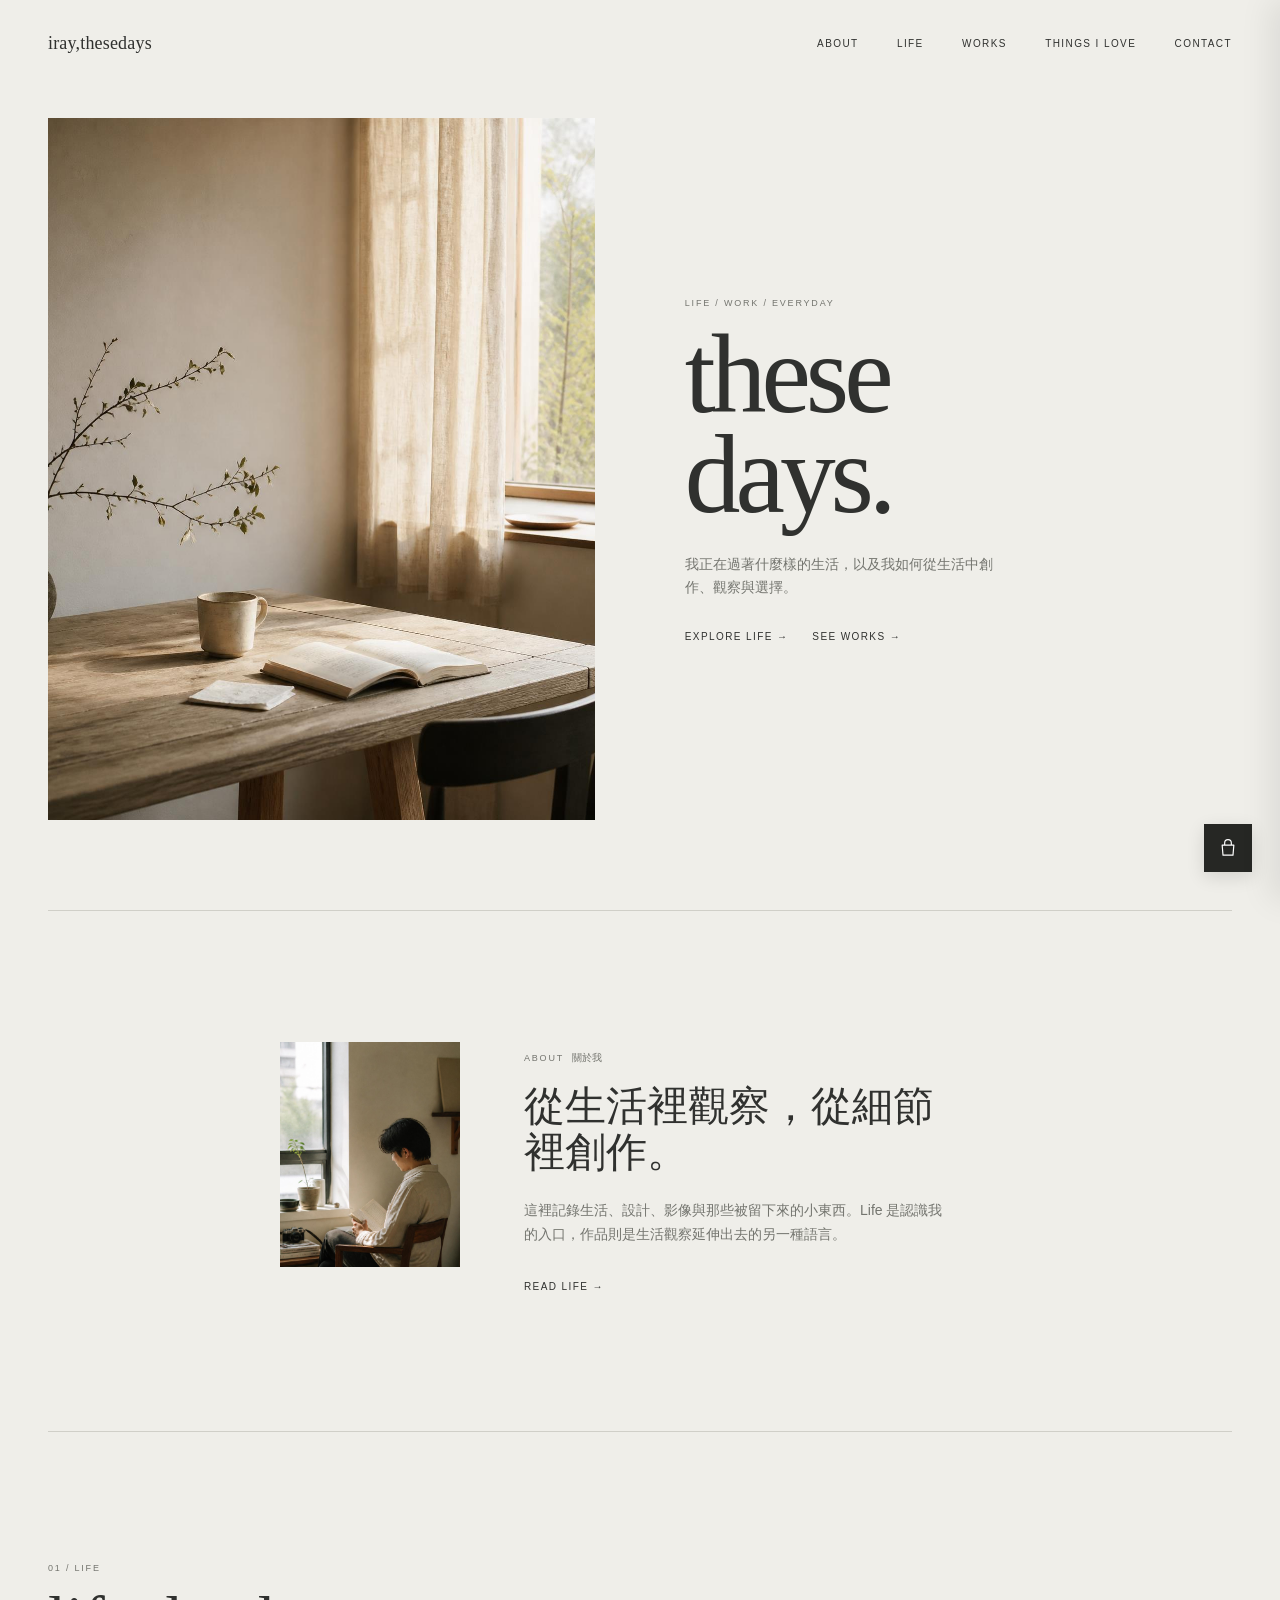
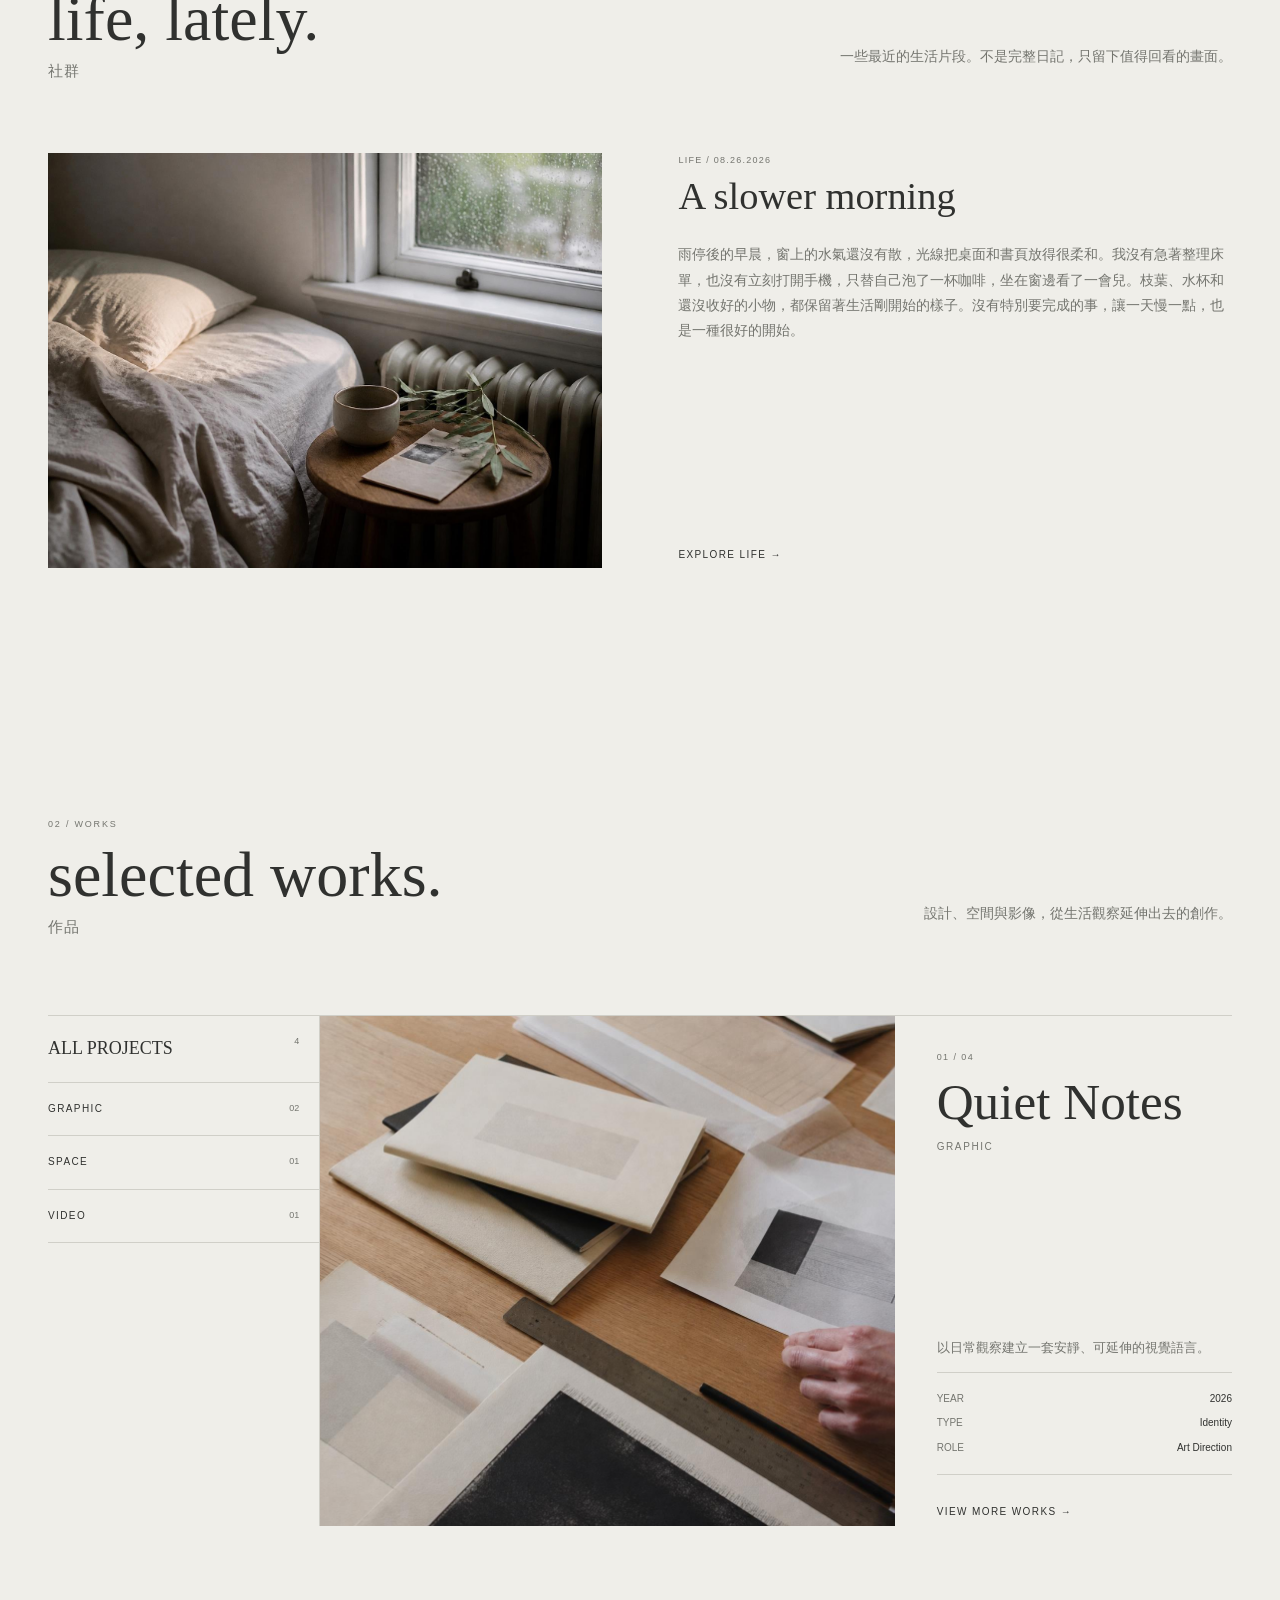
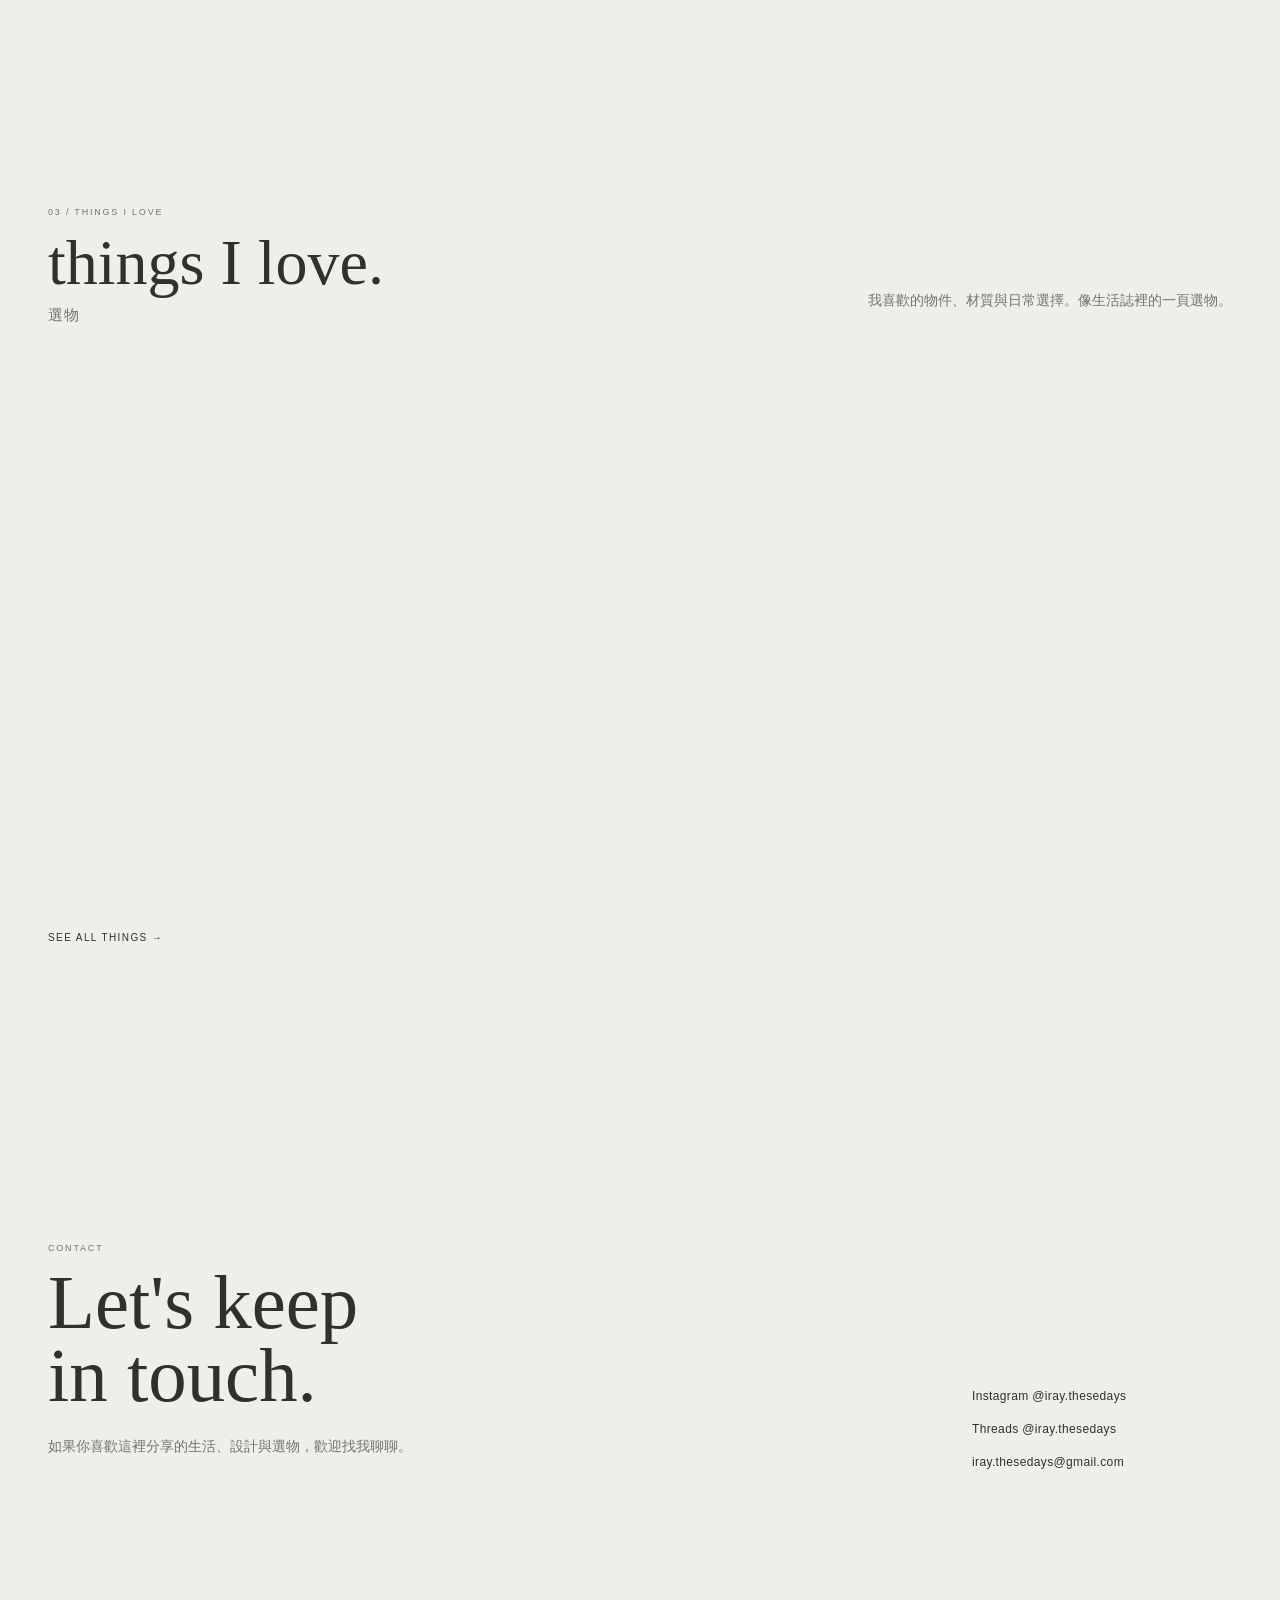
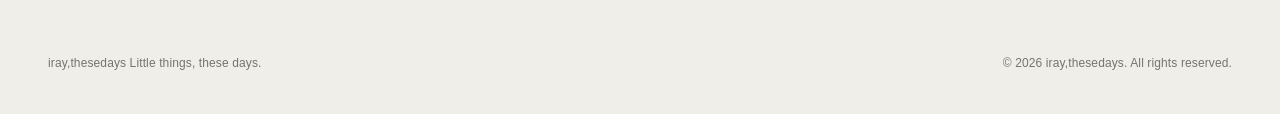
<file: index.html>
<!doctype html>
<html lang="zh-Hant">

<head>
  <meta charset="utf-8">
  <meta name="viewport" content="width=device-width, initial-scale=1">
  <meta name="description"
    content="iray,thesedays — a quiet digital life archive of everyday observations, creative work and things I love.">
  <title>Home — iray,thesedays</title>
  <link rel="stylesheet" href="css/style.css">
  <script defer src="js/content.js"></script>
  <script defer src="js/main.js"></script>
</head>

<body>
  <a class="skip-link" href="#main-content">Skip to content</a>
  <header class="site-header" data-header>
    <a class="logo" href="index.html" aria-label="iray,thesedays home">iray,thesedays</a>
    <nav class="desktop-nav" aria-label="Primary navigation"><a class="nav-link" href="index.html#about"><span
          class="nav-label nav-label--en">ABOUT</span><span class="nav-label nav-label--zh"
          aria-hidden="true">關於我</span></a><a class="nav-link" href="life.html"><span
          class="nav-label nav-label--en">LIFE</span><span class="nav-label nav-label--zh"
          aria-hidden="true">社群</span></a><a class="nav-link" href="#works"><span
          class="nav-label nav-label--en">WORKS</span><span class="nav-label nav-label--zh"
          aria-hidden="true">作品</span></a><a class="nav-link" href="things.html"><span
          class="nav-label nav-label--en">THINGS I LOVE</span><span class="nav-label nav-label--zh"
          aria-hidden="true">選物</span></a><a class="nav-link" href="contacts.html"><span
          class="nav-label nav-label--en">CONTACT</span><span class="nav-label nav-label--zh"
          aria-hidden="true">聯絡</span></a></nav>
    <button class="menu-toggle" type="button" aria-expanded="false" aria-controls="mobile-menu">MENU</button>
  </header>
  <div class="mobile-panel" id="mobile-menu" aria-hidden="true">
    <button class="mobile-close" type="button" aria-label="Close menu">CLOSE</button>
    <nav class="mobile-nav" aria-label="Mobile navigation"><a href="index.html#about">ABOUT</a><a
        href="life.html">LIFE</a><a href="#works">WORKS</a><a href="things.html">THINGS I LOVE</a><a
        href="index.html#contact">CONTACT</a></nav>
  </div>
  <main id="main-content">
    <section class="hero container" aria-labelledby="hero-title">
      <div class="hero-visual reveal is-visible float"><img src="assets/images/hero/hero-lifestyle.jpg" width="1122"
          height="1404" fetchpriority="high" alt="自然晨光灑進室內，木桌上放著陶杯與一本攤開的書"></div>
      <div class="hero-copy">
        <p class="eyebrow reveal is-visible">LIFE / WORK / EVERYDAY</p>
        <h1 class="hero-title reveal is-visible" id="hero-title">these<br>days.</h1>
        <p class="hero-description reveal is-visible">我正在過著什麼樣的生活，以及我如何從生活中創作、觀察與選擇。</p>
        <div class="hero-actions reveal is-visible"><a class="text-link" href="#life">EXPLORE LIFE →</a><a
            class="text-link" href="#works">SEE WORKS →</a></div>
      </div>
    </section>

    <section class="section container" id="about" aria-labelledby="about-title">
      <div class="about">
        <div class="about-copy reveal">
          <img class="about-portrait" src="assets/images/about/about-portrait.jpg" width="1000" height="1250"
            loading="lazy" alt="窗邊閱讀的生活人物側影">
          <div class="about-text">
            <p class="eyebrow eyebrow-with-sub"><span>ABOUT</span> <span class="eyebrow-sub">關於我</span></p>
            <h2 class="about-statement" id="about-title">從生活裡觀察，從細節裡創作。</h2>
            <p class="about-support">這裡記錄生活、設計、影像與那些被留下來的小東西。Life 是認識我的入口，作品則是生活觀察延伸出去的另一種語言。</p>
            <a class="text-link" href="#life">READ LIFE →</a>
          </div>
        </div>
      </div>
    </section>

    <section class="section container" id="life" aria-labelledby="life-title">
      <div class="section-intro">
        <div>
          <p class="eyebrow">01 / LIFE</p>
          <h2 class="section-title" id="life-title">life, lately.<span class="section-title-sub">社群</span></h2>
        </div>
        <p class="section-intro-copy">一些最近的生活片段。不是完整日記，只留下值得回看的畫面。</p>
      </div>
      <div class="life-preview" data-life-preview></div>

    </section>

    <section class="section container" id="works" aria-labelledby="works-title">
      <div class="section-intro">
        <div>
          <p class="eyebrow">02 / WORKS</p>
          <h2 class="section-title" id="works-title">selected works.<span class="section-title-sub">作品</span></h2>
        </div>
        <p class="section-intro-copy">設計、空間與影像，從生活觀察延伸出去的創作。</p>
      </div>
      <div class="works-preview" data-works></div>
    </section>

    <section class="section container things-preview" id="things" aria-labelledby="things-title">
      <div class="section-intro">
        <div>
          <p class="eyebrow">03 / THINGS I LOVE</p>
          <h2 class="section-title" id="things-title">things I love.<span class="section-title-sub">選物</span></h2>
        </div>
        <p class="section-intro-copy">我喜歡的物件、材質與日常選擇。像生活誌裡的一頁選物。</p>
      </div>
      <div class="product-grid" data-products="3"></div>
      <p class="section-link section-link--roomy"><a class="text-link" href="things.html">SEE ALL THINGS →</a></p>
    </section>

    <section class="contact container" id="contact" aria-labelledby="contact-title">
      <div class="contact-layout">
        <div class="reveal">
          <p class="eyebrow">CONTACT</p>
          <h2 class="contact-title" id="contact-title">Let's keep<br>in touch.</h2>
          <p class="contact-description">如果你喜歡這裡分享的生活、設計與選物，歡迎找我聊聊。</p>
        </div>
        <div class="contact-links reveal">
          <a class="contact-link" href="https://www.instagram.com/iray.thesedays/" target="_blank"
            rel="noreferrer">Instagram @iray.thesedays</a>
          <a class="contact-link" href="https://www.threads.net/@iray.thesedays" target="_blank"
            rel="noreferrer">Threads @iray.thesedays</a>
          <a class="contact-link" href="mailto:iray.thesedays@gmail.com">iray.thesedays@gmail.com</a>
        </div>
      </div>
    </section>
  </main>
  <button class="cart-trigger" type="button" data-cart-open aria-expanded="false" aria-controls="cart-panel"
    aria-label="Open shopping cart">
    <svg viewBox="0 0 24 24" aria-hidden="true">
      <path d="M5 8.5h14l-1 12H6l-1-12Zm3 0V6a4 4 0 0 1 8 0v2.5" />
    </svg>
    <span class="cart-badge" data-cart-count aria-live="polite">0</span>
  </button>
  <div class="cart-overlay" data-cart-overlay aria-hidden="true"></div>
  <aside class="cart-panel" id="cart-panel" data-cart-panel aria-label="Shopping cart" aria-hidden="true" role="dialog"
    aria-modal="true">
    <div class="cart-head">
      <div><strong>CART</strong><span data-cart-summary>0 items</span></div><button type="button" data-cart-close
        aria-label="Close cart">×</button>
    </div>
    <div class="cart-body" data-cart-items></div>
    <div class="cart-footer">
      <div class="cart-total"><span>TOTAL</span><strong data-cart-total>$0</strong></div><button class="checkout-button"
        type="button">CHECKOUT</button>
    </div>
  </aside>
  <footer class="site-footer">
    <div class="container">
      <div class="footer-bottom">
        <span>iray,thesedays Little things, these days.</span>
        <span>© 2026 iray,thesedays. All rights reserved.</span>
      </div>
    </div>
  </footer>
</body>

</html>
</file>
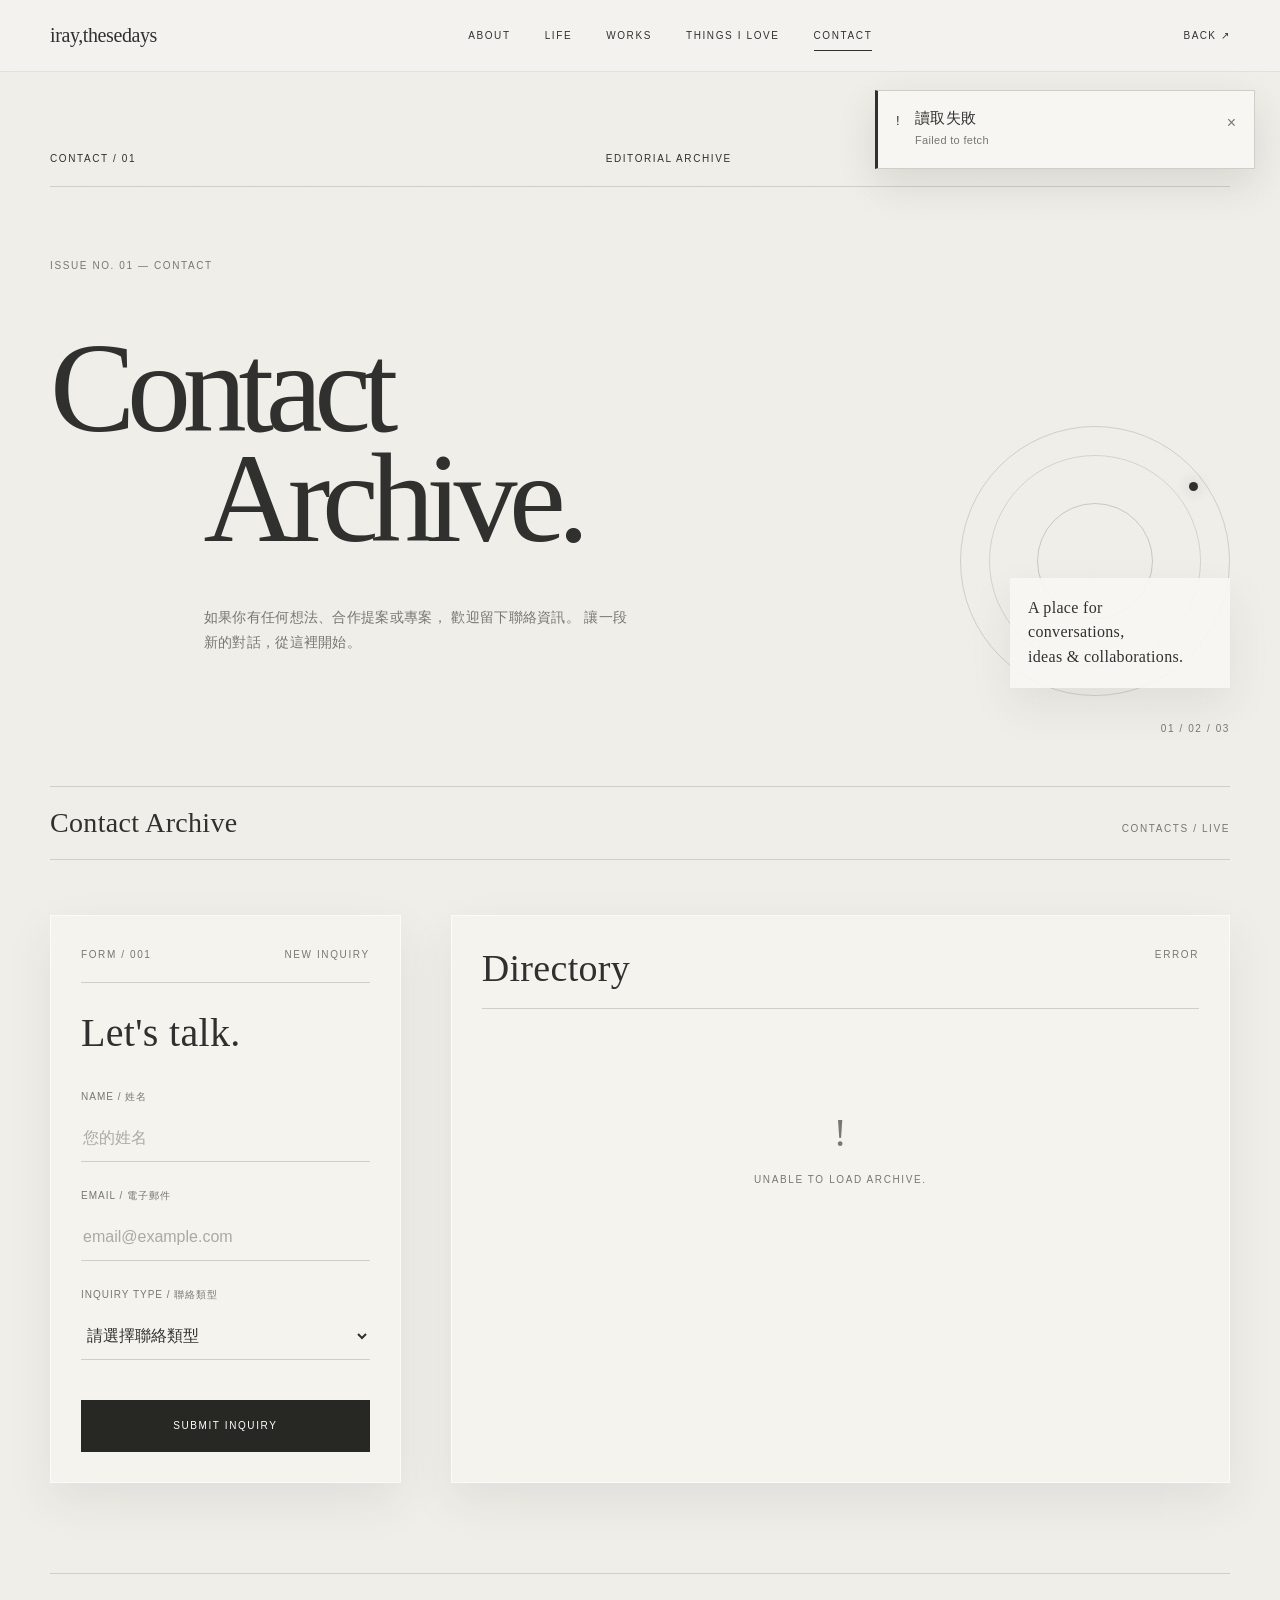
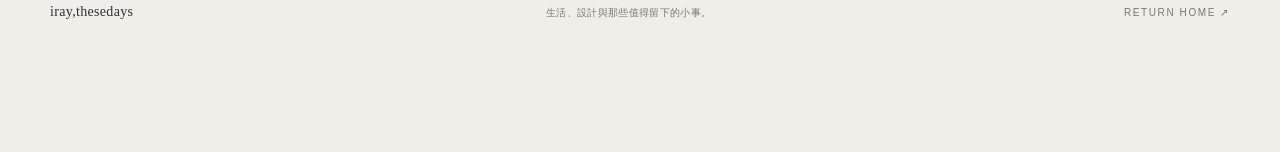
<file: contacts.html>
<!DOCTYPE html>
<html lang="zh-Hant">

<head>
  <meta charset="UTF-8">
  <meta name="viewport" content="width=device-width, initial-scale=1.0">
  <meta name="description" content="iray,thesedays — Contact Archive">
  <title>Contact Archive — iray,thesedays</title>

  <style>
    :root {
      --bg: #efeee9;
      --paper: #f8f7f3;
      --text: #30312f;
      --muted: #777871;
      --line: #cfcec7;
      --dark: #272824;
      --white: #fff;
      --soft: #e2e1da;
      --cyan: #7fa7a3;
      --violet: #9890a3;
      --lime: #a0aa82;
      --container: 1180px;
      --shadow: 0 18px 45px rgba(45, 45, 42, .08);
    }

    * {
      box-sizing: border-box;
      margin: 0;
      padding: 0
    }

    html {
      scroll-behavior: smooth
    }

    body {
      min-height: 100vh;
      background: var(--bg);
      color: var(--text);
      font-family: "Helvetica Neue", "Noto Sans TC", Arial, sans-serif;
      line-height: 1.8;
      letter-spacing: .02em;
      overflow-x: hidden;
    }

    body::before {
      content: "";
      position: fixed;
      inset: 0;
      pointer-events: none;
      z-index: 9999;
      opacity: .1;
      background-image: radial-gradient(rgba(0, 0, 0, .13) .5px, transparent .5px);
      background-size: 7px 7px;
    }

    a,
    button,
    input,
    select {
      font: inherit;
      color: inherit
    }

    a {
      text-decoration: none
    }

    button {
      border: 0;
      background: none;
      cursor: pointer
    }

    .container {
      width: min(calc(100% - 48px), var(--container));
      margin: auto;
    }

    .mono,
    .eyebrow {
      font-size: 10px;
      letter-spacing: .16em;
      text-transform: uppercase;
    }

    .eyebrow,
    .muted {
      color: var(--muted)
    }

    /* Header */
    .site-header {
      position: fixed;
      z-index: 50;
      top: 0;
      left: 0;
      width: 100%;
      padding: 24px 0;
      background: rgba(244, 243, 240, .86);
      backdrop-filter: blur(12px);
      border-bottom: 1px solid rgba(216, 215, 210, .65);
    }

    .header-inner {
      display: flex;
      align-items: center;
      justify-content: space-between;
      width: min(calc(100% - 48px), var(--container));
      margin: auto;
    }

    .brand {
      font: 20px Georgia, "Times New Roman", serif;
      letter-spacing: -.02em;
    }

    .main-nav {
      display: flex;
      gap: 34px
    }

    .main-nav a {
      position: relative;
      font-size: 10px;
      letter-spacing: .16em;
    }

    .main-nav a::after {
      content: "";
      position: absolute;
      right: 0;
      bottom: -6px;
      left: 0;
      height: 1px;
      background: var(--text);
      transform: scaleX(0);
      transform-origin: right;
      transition: transform .3s ease;
    }

    .main-nav a:hover::after,
    .main-nav a.is-active::after {
      transform: scaleX(1);
      transform-origin: left;
    }

    .header-back {
      font-size: 10px;
      letter-spacing: .14em;
    }

    /* Page */
    .page {
      padding: 150px 0 100px
    }

    .archive-top {
      display: flex;
      justify-content: space-between;
      align-items: center;
      padding-bottom: 18px;
      border-bottom: 1px solid var(--line);
    }

    .archive-top .right {
      color: var(--muted)
    }

    /* Hero */
    .hero {
      min-height: 600px;
      display: grid;
      grid-template-columns: 1.1fr .9fr;
      gap: 60px;
      padding: 70px 0 90px;
      border-bottom: 1px solid var(--line);
    }

    .hero-main {
      display: flex;
      flex-direction: column;
      justify-content: space-between;
    }

    .hero-title {
      max-width: 900px;
      margin-top: 58px;
      font: 400 clamp(68px, 10vw, 128px)/.86 Georgia, "Times New Roman", serif;
      letter-spacing: -.065em;
      cursor: default;
      transition:
        transform .55s cubic-bezier(.2, .7, .2, 1),
        letter-spacing .55s;
    }

    .hero-title span {
      display: block;
      margin-left: 12vw;
      transition: transform .55s ease;
    }

    .hero-title:hover {
      transform: translateY(-6px);
      letter-spacing: -.055em;
    }

    .hero-title:hover span {
      transform: translateX(8px)
    }

    .hero-description {
      max-width: 430px;
      margin: 52px 0 0 12vw;
      color: var(--muted);
      font-size: 14px;
      transition: transform .45s ease;
    }

    .hero-description:hover {
      transform: translateX(6px)
    }

    .hero-side {
      position: relative;
      display: flex;
      align-items: flex-end;
      justify-content: flex-end;
    }

    .hero-orbit {
      width: 270px;
      height: 270px;
      border: 1px solid var(--line);
      border-radius: 50%;
      position: relative;
      transform: translate(var(--mx, 0), var(--my, 0));
      transition: transform .2s ease-out;
    }

    .hero-orbit::before,
    .hero-orbit::after {
      content: "";
      position: absolute;
      border-radius: 50%;
      inset: 28px;
      border: 1px solid rgba(48, 49, 47, .14);
    }

    .hero-orbit::after {
      inset: 76px;
      border-color: rgba(48, 49, 47, .2);
    }

    .orbit-dot {
      position: absolute;
      width: 9px;
      height: 9px;
      border-radius: 50%;
      right: 31px;
      top: 55px;
      background: var(--text);
      box-shadow: 0 0 14px rgba(48, 49, 47, .25);
    }

    .hero-note {
      position: absolute;
      right: 0;
      bottom: 8px;
      width: 220px;
      padding: 18px;
      background: rgba(248, 247, 243, .92);
      box-shadow: var(--shadow);
      font: 16px/1.55 Georgia, "Times New Roman", serif;
      animation: floatNote 12s ease-in-out infinite;
    }

    .hero-number {
      position: absolute;
      right: 0;
      bottom: -42px;
      color: var(--muted);
    }

    @keyframes floatNote {

      0%,
      100% {
        transform: translateY(0) rotate(0)
      }

      50% {
        transform: translateY(-6px) rotate(.4deg)
      }
    }

    /* Section */
    .section-heading {
      display: flex;
      justify-content: space-between;
      align-items: baseline;
      padding: 20px 0;
      border-bottom: 1px solid var(--line);
    }

    .section-heading h2 {
      font: 400 28px Georgia, "Times New Roman", serif;
    }

    .section-heading span {
      color: var(--muted)
    }

    .content-grid {
      display: grid;
      grid-template-columns: .72fr 1.6fr;
      gap: 50px;
      padding-top: 55px;
    }

    /* Cards */
    .editorial-card {
      background: rgba(248, 247, 243, .55);
      border: 1px solid rgba(255, 255, 255, .65);
      box-shadow: var(--shadow);
      backdrop-filter: blur(10px);
      transition: box-shadow .45s ease;
    }

    .editorial-card:hover {
      box-shadow: 0 24px 60px rgba(45, 45, 42, .1);
    }

    .form-card {
      padding: 30px;
      animation: floatCard 9s ease-in-out infinite;
    }

    .database-card {
      padding: 30px;
      animation: floatCard 11s ease-in-out infinite;
      animation-delay: -3s;
    }

    @keyframes floatCard {

      0%,
      100% {
        transform: translateY(0)
      }

      50% {
        transform: translateY(-5px)
      }
    }

    .form-index,
    .database-header {
      display: flex;
      justify-content: space-between;
      gap: 20px;
      padding-bottom: 18px;
      border-bottom: 1px solid var(--line);
    }

    .form-index,
    .database-meta {
      color: var(--muted)
    }

    .form-card h3 {
      margin: 30px 0 35px;
      font: 400 40px/1 Georgia, "Times New Roman", serif;
    }

    /* Form */
    .form-group {
      margin-bottom: 25px
    }

    .form-group label {
      display: block;
      margin-bottom: 8px;
      color: var(--muted);
      font-size: 10px;
      letter-spacing: .1em;
      text-transform: uppercase;
      transition: transform .35s, color .35s;
    }

    .form-group:focus-within label {
      transform: translateY(-3px);
      color: var(--text);
    }

    .form-group input,
    .form-group select {
      width: 100%;
      height: 48px;
      padding: 0 2px;
      background: transparent;
      border: 0;
      border-bottom: 1px solid var(--line);
      outline: none;
      border-radius: 0;
      transition: transform .35s, border-color .35s, background .35s;
    }

    .form-group input:focus,
    .form-group select:focus {
      transform: translateY(-2px);
      border-bottom-color: var(--text);
      background: linear-gradient(to top, rgba(255, 255, 255, .24), transparent 45%);
    }

    .form-group input::placeholder {
      color: #aaa9a3
    }

    .submit-btn {
      position: relative;
      width: 100%;
      min-height: 52px;
      margin-top: 15px;
      padding: 0 20px;
      color: var(--white);
      background: var(--dark);
      border: 1px solid var(--dark);
      font-size: 10px;
      letter-spacing: .16em;
      text-transform: uppercase;
      transition: background .35s, color .35s, transform .35s, box-shadow .35s;
    }

    .submit-btn:hover:not(:disabled) {
      color: var(--dark);
      background: transparent;
      transform: translateY(-4px);
      box-shadow: 0 10px 22px rgba(45, 45, 42, .08);
    }

    .submit-btn:disabled {
      opacity: .5;
      cursor: not-allowed;
    }

    /* Table */
    .database-title {
      font: 400 38px Georgia, "Times New Roman", serif;
    }

    .database-header {
      align-items: flex-start
    }

    .table-wrapper {
      width: 100%;
      overflow-x: auto;
      margin-top: 20px;
    }

    table {
      width: 100%;
      min-width: 720px;
      border-collapse: collapse;
    }

    th {
      padding: 15px 10px;
      color: var(--muted);
      font-size: 9px;
      letter-spacing: .1em;
      text-align: left;
      text-transform: uppercase;
      border-bottom: 1px solid var(--line);
    }

    td {
      padding: 21px 10px;
      font-size: 13px;
      border-bottom: 1px solid rgba(17, 17, 17, .08);
      transition: background .35s, padding .35s;
    }

    tbody tr {
      transition: transform .35s ease, background .35s ease;
    }

    tbody tr:hover {
      transform: translateX(5px)
    }

    tbody tr:hover td {
      background: rgba(255, 255, 255, .28)
    }

    td:first-child {
      width: 55px;
      color: var(--muted);
      font-size: 10px;
    }

    .action-cell {
      width: 85px;
      text-align: left;
    }

    /* Inquiry badges */
    .badge {
      display: inline-block;
      padding: 5px 10px;
      border: 1px solid var(--line);
      font-size: 9px;
      transition: transform .3s, box-shadow .3s, background .3s;
    }

    .badge:hover {
      transform: translateY(-3px) rotate(-1deg);
    }

    .badge-general {
      color: #485451;
      background: rgba(127, 167, 163, .1);
      border-color: rgba(127, 167, 163, .48);
      box-shadow: 0 0 13px rgba(127, 167, 163, .15);
    }

    .badge-collaboration {
      color: #595362;
      background: rgba(152, 144, 163, .1);
      border-color: rgba(152, 144, 163, .45);
      box-shadow: 0 0 13px rgba(152, 144, 163, .13);
    }

    .badge-project {
      color: #697253;
      background: rgba(160, 170, 130, .1);
      border-color: rgba(160, 170, 130, .45);
      box-shadow: 0 0 13px rgba(160, 170, 130, .12);
    }

    .badge-other {
      color: #5f605b;
      background: rgba(100, 100, 95, .07);
    }

    /* Role/inquiry selector */
    .type-control {
      position: relative;
      display: inline-block;
      transition: transform .35s;
    }

    .type-control:hover {
      transform: translateY(-2px)
    }

    .type-select {
      appearance: none;
      -webkit-appearance: none;
      min-width: 108px;
      height: 30px;
      padding: 0 24px 0 9px;
      background: rgba(255, 255, 255, .28);
      border: 1px solid var(--line);
      border-radius: 0;
      outline: none;
      cursor: pointer;
      font-size: 9px;
      transition: .3s;
    }

    .type-select:hover,
    .type-select:focus {
      background: rgba(255, 255, 255, .58);
      border-color: var(--text);
      box-shadow: 0 5px 15px rgba(0, 0, 0, .06);
    }

    .type-arrow {
      position: absolute;
      right: 8px;
      top: 50%;
      pointer-events: none;
      color: var(--muted);
      transform: translateY(-50%);
      transition: .3s;
    }

    .type-control:hover .type-arrow {
      transform: translateY(-50%) rotate(90deg);
    }

    /* Delete */
    .delete-btn {
      position: relative;
      padding: 5px 0;
      color: var(--muted);
      font-size: 9px;
      letter-spacing: .08em;
      text-transform: uppercase;
      transition: transform .3s, color .3s;
    }

    .delete-btn::after {
      content: "";
      position: absolute;
      left: 0;
      bottom: 2px;
      width: 0;
      height: 1px;
      background: var(--text);
      transition: width .35s ease;
    }

    .delete-btn:hover {
      color: var(--text);
      transform: translateY(-2px);
    }

    .delete-btn:hover::after {
      width: 100%
    }

    /* Loading */
    .loading {
      min-height: 330px;
      display: flex;
      align-items: center;
      justify-content: center;
      flex-direction: column;
      gap: 18px;
    }

    .loader {
      width: 35px;
      height: 35px;
      border: 1px solid var(--line);
      border-top-color: var(--text);
      border-right-color: var(--cyan);
      border-radius: 50%;
      animation: spin .8s linear infinite;
      box-shadow: 0 0 16px rgba(127, 167, 163, .18);
    }

    @keyframes spin {
      to {
        transform: rotate(360deg)
      }
    }

    .loading span {
      color: var(--muted)
    }

    .empty {
      padding: 80px 20px;
      color: var(--muted);
      text-align: center;
    }

    .empty-icon {
      margin-bottom: 15px;
      font: 40px Georgia, "Times New Roman", serif;
    }

    /* Delete Modal */
    .modal-backdrop {
      position: fixed;
      inset: 0;
      z-index: 9000;
      display: flex;
      align-items: center;
      justify-content: center;
      padding: 20px;
      background: rgba(38, 39, 36, .42);
      backdrop-filter: blur(5px);
      opacity: 0;
      visibility: hidden;
      transition: opacity .3s, visibility .3s;
    }

    .modal-backdrop.open {
      opacity: 1;
      visibility: visible;
    }

    .modal {
      width: min(480px, 100%);
      padding: 34px;
      background: rgba(248, 247, 243, .96);
      border: 1px solid rgba(255, 255, 255, .75);
      box-shadow: 0 25px 70px rgba(45, 45, 42, .18);
      transform: translateY(24px);
      transition: transform .45s cubic-bezier(.2, .7, .2, 1);
    }

    .modal-backdrop.open .modal {
      transform: translateY(0)
    }

    .modal-kicker {
      color: var(--muted)
    }

    .modal h2 {
      margin: 25px 0 12px;
      font: 400 38px Georgia, "Times New Roman", serif;
    }

    .modal-contact {
      padding: 15px 0;
      border-top: 1px solid var(--line);
      border-bottom: 1px solid var(--line);
      font-size: 13px;
    }

    .modal-warning {
      margin-top: 15px;
      color: var(--muted);
      font-size: 11px;
      line-height: 1.7;
    }

    .modal-actions {
      display: flex;
      justify-content: flex-end;
      gap: 12px;
      margin-top: 28px;
    }

    .modal-btn {
      min-width: 105px;
      height: 43px;
      padding: 0 15px;
      background: transparent;
      border: 1px solid var(--line);
      font-size: 10px;
      transition: .3s;
    }

    .modal-btn:hover {
      transform: translateY(-2px)
    }

    .modal-confirm {
      color: var(--white);
      background: var(--dark);
      border-color: var(--dark);
    }

    .modal-confirm:hover {
      color: var(--dark);
      background: transparent;
    }

    .modal-btn:disabled {
      opacity: .5;
      cursor: not-allowed;
    }

    /* Toast */
    .toast-container {
      position: fixed;
      top: 90px;
      right: 25px;
      width: min(380px, calc(100% - 40px));
      z-index: 9999;
    }

    .toast {
      display: grid;
      grid-template-columns: auto 1fr auto;
      gap: 15px;
      align-items: start;
      padding: 18px;
      margin-bottom: 10px;
      background: rgba(248, 247, 243, .94);
      backdrop-filter: blur(12px);
      border: 1px solid var(--line);
      box-shadow: 0 15px 40px rgba(45, 45, 42, .12);
      animation: toastIn .45s cubic-bezier(.2, .7, .2, 1) forwards;
    }

    .toast.success {
      border-left: 3px solid var(--cyan)
    }

    .toast.error {
      border-left: 3px solid var(--text)
    }

    .toast-icon {
      font-size: 13px
    }

    .toast-title {
      margin-bottom: 4px;
      font: 15px Georgia, "Times New Roman", serif;
    }

    .toast-message {
      color: var(--muted);
      font-size: 11px;
      line-height: 1.6;
    }

    .toast-close {
      color: var(--muted);
      font-size: 16px;
    }

    @keyframes toastIn {
      from {
        opacity: 0;
        transform: translateY(-14px)
      }

      to {
        opacity: 1;
        transform: translateY(0)
      }
    }

    @keyframes toastOut {
      from {
        opacity: 1;
        transform: translateY(0)
      }

      to {
        opacity: 0;
        transform: translateY(-12px)
      }
    }

    /* Footer */
    .site-footer {
      padding: 30px 0;
      border-top: 1px solid var(--line);
      margin-top: 90px;
    }

    .footer-inner {
      display: flex;
      justify-content: space-between;
      gap: 20px;
      color: var(--muted);
      font-size: 10px;
    }

    .footer-brand {
      color: var(--text);
      font: 14px Georgia, "Times New Roman", serif;
    }

    /* Responsive */
    @media(max-width:1000px) {
      .hero {
        grid-template-columns: 1fr;
        min-height: auto;
      }

      .hero-side {
        min-height: 300px;
        align-items: flex-start;
        justify-content: flex-start;
      }

      .content-grid {
        grid-template-columns: 1fr;
        gap: 30px;
      }
    }

    @media(max-width:700px) {

      .container,
      .header-inner {
        width: 90%
      }

      .main-nav {
        display: none
      }

      .page {
        padding-top: 125px
      }

      .hero {
        padding: 50px 0 70px
      }

      .hero-title {
        font-size: clamp(64px, 19vw, 105px);
      }

      .hero-title span {
        margin-left: 15vw
      }

      .hero-description {
        margin-left: 0
      }

      .hero-orbit {
        width: 210px;
        height: 210px;
      }

      .hero-note {
        right: 0
      }

      .form-card,
      .database-card {
        padding: 22px
      }

      .database-title {
        font-size: 30px
      }

      .modal-actions {
        flex-direction: column-reverse;
      }

      .modal-btn {
        width: 100%
      }

      .footer-inner {
        flex-direction: column
      }

      /* =====================================================
   MOBILE DIRECTORY
   手機版改為 Editorial 資料卡
===================================================== */

      .table-wrapper {
        width: 100%;
        max-width: 100%;
        overflow-x: hidden;
      }

      table {
        width: 100%;
        min-width: 0;
        border-collapse: collapse;
      }

      table thead {
        display: none;
      }

      table tbody {
        display: block;
        width: 100%;
      }

      table tr {
        display: grid;
        grid-template-columns: 34px 1fr;
        column-gap: 16px;

        width: 100%;

        padding: 22px 0;

        border-bottom: 1px solid var(--line);
      }

      table td {
        border: 0;

        padding: 5px 0;

        min-width: 0;

        font-size: 13px;

        overflow-wrap: anywhere;
        word-break: break-word;
      }

      /* No. */
      table td:nth-child(1) {
        grid-column: 1;
        grid-row: 1 / span 4;

        padding-top: 8px;

        font-family: "Courier New", monospace;
        font-size: 10px;
        color: var(--muted);
      }

      /* Name */
      table td:nth-child(2) {
        grid-column: 2;
        grid-row: 1;

        font-size: 14px;
      }

      /* Email */
      table td:nth-child(3) {
        grid-column: 2;
        grid-row: 2;

        font-size: 12px;
        line-height: 1.5;
      }

      /* Inquiry Type */
      table td:nth-child(4) {
        grid-column: 2;
        grid-row: 3;

        display: flex;
        align-items: center;
        gap: 8px;

        flex-wrap: wrap;
      }

      /* Action */
      table td:nth-child(5) {
        grid-column: 2;
        grid-row: 4;

        padding-top: 12px;
      }

      /* Select 不要被壓縮 */
      table td select {
        width: auto;
        max-width: 100%;
        min-width: 110px;

        box-sizing: border-box;
      }

      /* Delete */
      table .delete-btn {
        display: inline-block;

        padding: 5px 0;

        font-size: 9px;
        letter-spacing: .12em;
      }


    }
  </style>
</head>

<body>

  <header class="site-header">
    <div class="header-inner">
      <a class="brand" href="index.html">iray,thesedays</a>

      <nav class="main-nav" aria-label="Main navigation">
        <a href="index.html#about">ABOUT</a>
        <a href="index.html#life">LIFE</a>
        <a href="index.html#works">WORKS</a>
        <a href="index.html#things">THINGS I LOVE</a>
        <a href="contacts.html" class="is-active">CONTACT</a>
      </nav>

      <a class="header-back" href="index.html">BACK ↗</a>
    </div>
  </header>

  <div id="toastContainer" class="toast-container" aria-live="polite"></div>

  <!-- Delete confirmation -->
  <div id="deleteModal" class="modal-backdrop" aria-hidden="true">
    <div class="modal" role="dialog" aria-modal="true" aria-labelledby="deleteTitle">

      <div class="modal-kicker mono">ACTION / DELETE</div>

      <h2 id="deleteTitle">Delete?</h2>

      <div id="deleteContactInfo" class="modal-contact"></div>

      <p class="modal-warning">
        此操作會同步刪除 Google 試算表中的聯絡資料，且無法復原。
        請確認是否要繼續。
      </p>

      <div class="modal-actions">
        <button id="cancelDeleteBtn" class="modal-btn" type="button">
          Cancel
        </button>

        <button id="confirmDeleteBtn" class="modal-btn modal-confirm" type="button">
          Confirm Delete
        </button>
      </div>

    </div>
  </div>

  <main class="page">

    <div class="container">

      <div class="archive-top mono">
        <div>CONTACT / 01</div>
        <div>EDITORIAL ARCHIVE</div>
        <div class="right">2026</div>
      </div>

      <!-- Hero -->
      <section class="hero" id="hero">

        <div class="hero-main">
          <div>

            <p class="eyebrow">
              Issue No. 01 — Contact
            </p>

            <h1 class="hero-title" id="heroTitle">
              Contact
              <span>Archive.</span>
            </h1>

            <p class="hero-description" id="heroDescription">
              如果你有任何想法、合作提案或專案，
              歡迎留下聯絡資訊。
              讓一段新的對話，從這裡開始。
            </p>

          </div>
        </div>

        <div class="hero-side">

          <div class="hero-orbit" id="heroOrbit" aria-hidden="true">
            <span class="orbit-dot"></span>
          </div>

          <div class="hero-note">
            A place for<br>
            conversations,<br>
            ideas &amp; collaborations.
          </div>

          <div class="hero-number mono">
            01 / 02 / 03
          </div>

        </div>

      </section>

      <!-- Directory title -->
      <div class="section-heading">

        <h2>Contact Archive</h2>

        <span class="mono">
          CONTACTS / LIVE
        </span>

      </div>

      <section class="content-grid">

        <!-- Form -->
        <article class="editorial-card form-card">

          <div class="form-index mono">
            <span>FORM / 001</span>
            <span>NEW INQUIRY</span>
          </div>

          <h3>
            Let's talk.
          </h3>

          <form id="contactForm">

            <div class="form-group">
              <label for="name">Name / 姓名</label>
              <input id="name" name="name" type="text" placeholder="您的姓名" autocomplete="name" required>
            </div>

            <div class="form-group">
              <label for="email">Email / 電子郵件</label>
              <input id="email" name="email" type="email" placeholder="email@example.com" autocomplete="email" required>
            </div>

            <div class="form-group">
              <label for="inquiryType">
                Inquiry Type / 聯絡類型
              </label>

              <select id="inquiryType" name="inquiryType" required>
                <option value="">請選擇聯絡類型</option>
                <option value="一般詢問">一般詢問</option>
                <option value="合作提案">合作提案</option>
                <option value="專案合作">專案合作</option>
                <option value="其他">其他</option>
              </select>
            </div>

            <button id="submitBtn" class="submit-btn" type="submit">
              <span id="submitText">Submit Inquiry</span>
            </button>

          </form>

        </article>

        <!-- Contact Archive -->
        <article class="editorial-card database-card">

          <div class="database-header">

            <div class="database-title">
              Directory
            </div>

            <div id="contactCount" class="database-meta mono">
              0 CONTACTS
            </div>

          </div>

          <div id="tableContent" class="table-wrapper"></div>

        </article>

      </section>

      <footer class="site-footer">

        <div class="footer-inner">

          <div class="footer-brand">
            iray,thesedays
          </div>

          <div>
            生活、設計與那些值得留下的小事。
          </div>

          <a href="index.html" class="mono">
            RETURN HOME ↗
          </a>

        </div>

      </footer>

    </div>

  </main>

  <script>
    /*
    =========================================================
    API URL
    =========================================================
    請將下面的空字串換成你的 Google Apps Script Web App URL。
    
    例如：
    const API_URL = "https://script.google.com/macros/s/xxxxxxxx/exec";
    
    注意：
    本頁仍沿用原本 API 的資料結構：
    name / email / role
    
    其中：
    role 在這一頁的介面上會顯示為 Inquiry Type / 聯絡類型。
    
    因此不需要為前端另外創造一套完全不同的 API 格式。
    =========================================================
    */
    const API_URL = "https://script.google.com/macros/s/AKfycbzbxIqI_CV7IkzY4-pCz_-yeCN2wznMbR6lOuvTGcN0GqgpdXGqfrdkj3evxF1UJqp8/exec";

    /* DOM */
    const contactForm = document.getElementById("contactForm");
    const submitBtn = document.getElementById("submitBtn");
    const submitText = document.getElementById("submitText");
    const tableContent = document.getElementById("tableContent");
    const contactCount = document.getElementById("contactCount");

    const toastContainer = document.getElementById("toastContainer");

    const deleteModal = document.getElementById("deleteModal");
    const deleteContactInfo = document.getElementById("deleteContactInfo");
    const cancelDeleteBtn = document.getElementById("cancelDeleteBtn");
    const confirmDeleteBtn = document.getElementById("confirmDeleteBtn");

    const heroOrbit = document.getElementById("heroOrbit");

    let pendingDeleteContact = null;


    /* =====================================================
       API URL 防呆
    ===================================================== */
    function checkApiUrl() {

      if (!API_URL) {

        showToast(
          "error",
          "API URL 未設定",
          "請先填入 Google Apps Script Web App URL。"
        );

        return false;
      }

      return true;
    }


    /* =====================================================
       HTML Escape
    ===================================================== */
    function escapeHTML(value) {

      return String(value ?? "")
        .replace(/&/g, "&amp;")
        .replace(/</g, "&lt;")
        .replace(/>/g, "&gt;")
        .replace(/"/g, "&quot;")
        .replace(/'/g, "&#039;");
    }


    /* =====================================================
       Loading
    ===================================================== */
    function showLoading() {

      tableContent.innerHTML = `
    <div class="loading">

      <div class="loader"></div>

      <span class="mono">
        CONNECTING TO ARCHIVE...
      </span>

    </div>
  `;
    }


    /* =====================================================
       Inquiry Badge
    ===================================================== */
    function getInquiryBadge(type) {

      const safeType =
        String(type ?? "").trim() || "一般詢問";

      let className = "badge-other";

      if (safeType === "一般詢問") {
        className = "badge-general";
      }

      if (safeType === "合作提案") {
        className = "badge-collaboration";
      }

      if (safeType === "專案合作") {
        className = "badge-project";
      }

      return `
    <span
      class="badge ${className}"
      title="${escapeHTML(safeType)}"
    >
      ${escapeHTML(safeType)}
    </span>
  `;
    }


    /* =====================================================
       Inquiry Type Selector
       注意：後端仍使用 role 欄位。
    ===================================================== */
    function getInquirySelect(type, contact) {

      const safeType =
        String(type ?? "").trim() || "一般詢問";

      const memberData =
        encodeURIComponent(
          JSON.stringify({
            id: contact.id ?? null,
            name: contact.name ?? "",
            email: contact.email ?? "",
            role: safeType
          })
        );

      const types = [
        "一般詢問",
        "合作提案",
        "專案合作",
        "其他"
      ];

      return `
    <div class="type-control">

      <select
        class="type-select"
        data-contact="${memberData}"
        aria-label="Change inquiry type for ${escapeHTML(contact.name)}"
      >

        ${types.map(item => `
          <option
            value="${escapeHTML(item)}"
            ${item === safeType ? "selected" : ""}
          >
            ${escapeHTML(item)}
          </option>
        `).join("")}

      </select>

      <span class="type-arrow">
        ↕
      </span>

    </div>
  `;
    }


    /* =====================================================
       Render Contacts
    ===================================================== */
    function renderContacts(contacts) {

      if (!Array.isArray(contacts)) {
        throw new Error(
          "API 回傳格式錯誤：data 不是陣列。"
        );
      }

      contactCount.textContent =
        `${contacts.length} CONTACTS`;

      if (contacts.length === 0) {

        tableContent.innerHTML = `
      <div class="empty">

        <div class="empty-icon">
          ∅
        </div>

        <p class="mono">
          NO CONTACTS FOUND.
        </p>

      </div>
    `;

        return;
      }


      const rows = contacts.map((contact, index) => {

        const dataContact =
          encodeURIComponent(
            JSON.stringify({
              id: contact.id ?? null,
              name: contact.name ?? "",
              email: contact.email ?? "",
              role: contact.role ?? ""
            })
          );

        return `
      <tr>

        <td>
          ${String(index + 1).padStart(2, "0")}
        </td>

        <td>
          ${escapeHTML(contact.name)}
        </td>

        <td>
          ${escapeHTML(contact.email)}
        </td>

        <td>
          ${getInquiryBadge(contact.role)}
          ${getInquirySelect(contact.role, contact)}
        </td>

        <td class="action-cell">

          <button
            class="delete-btn"
            type="button"
            data-contact="${dataContact}"
            aria-label="Delete ${escapeHTML(contact.name)}"
          >
            Delete
          </button>

        </td>

      </tr>
    `;
      }).join("");


      tableContent.innerHTML = `
    <table>

      <thead>

        <tr>
          <th>No.</th>
          <th>Name</th>
          <th>Email</th>
          <th>Inquiry Type</th>
          <th>Action</th>
        </tr>

      </thead>

      <tbody>
        ${rows}
      </tbody>

    </table>
  `;


      /* Delete */
      tableContent
        .querySelectorAll(".delete-btn")
        .forEach(button => {

          button.addEventListener("click", () => {

            try {

              pendingDeleteContact =
                JSON.parse(
                  decodeURIComponent(
                    button.dataset.contact
                  )
                );

              openDeleteModal(
                pendingDeleteContact
              );

            } catch (error) {

              console.error(
                "Delete contact parse error:",
                error
              );

              showToast(
                "error",
                "刪除失敗",
                "無法取得這筆聯絡資料。"
              );
            }

          });

        });


      /* Change inquiry type */
      tableContent
        .querySelectorAll(".type-select")
        .forEach(select => {

          select.addEventListener(
            "change",
            async () => {

              let contact;

              try {

                contact =
                  JSON.parse(
                    decodeURIComponent(
                      select.dataset.contact
                    )
                  );

              } catch (error) {

                showToast(
                  "error",
                  "更新失敗",
                  "無法取得這筆聯絡資料。"
                );

                return;
              }


              const previousType = contact.role;
              const newType = select.value;

              if (newType === previousType) {
                return;
              }

              if (!checkApiUrl()) {

                select.value = previousType;

                return;
              }


              select.disabled = true;


              try {

                /*
                 * 保留原本 Google Apps Script API：
                 * action = updateRole
                 * role = 聯絡類型
                 */
                const response =
                  await fetch(API_URL, {

                    method: "POST",

                    headers: {
                      "Content-Type": "text/plain"
                    },

                    body: JSON.stringify({

                      action: "updateRole",

                      id: contact.id ?? null,

                      email: contact.email ?? "",

                      role: newType

                    })

                  });


                if (!response.ok) {
                  throw new Error(
                    `HTTP ${response.status}`
                  );
                }


                const result =
                  await response.json();


                if (
                  !result ||
                  result.status !== "success"
                ) {

                  throw new Error(
                    result?.message ||
                    "聯絡類型更新失敗。"
                  );
                }


                showToast(
                  "success",
                  "Inquiry Updated",
                  `${contact.name} 已更新聯絡類型。`
                );


                await fetchContacts();


              } catch (error) {

                console.error(
                  "POST updateRole error:",
                  error
                );

                select.value = previousType;

                showToast(
                  "error",
                  "更新失敗",
                  error.message
                );

              } finally {

                select.disabled = false;

              }

            }
          );

        });

    }


    /* =====================================================
       GET：讀取聯絡資料
    ===================================================== */
    async function fetchContacts() {

      if (!checkApiUrl()) {
        return;
      }

      showLoading();


      try {

        const response =
          await fetch(
            `${API_URL}?action=read`,
            {
              method: "GET"
            }
          );


        if (!response.ok) {

          throw new Error(
            `HTTP ${response.status}`
          );
        }


        const result =
          await response.json();


        if (
          !result ||
          result.status !== "success"
        ) {

          throw new Error(
            result?.message ||
            "聯絡資料讀取失敗。"
          );
        }


        renderContacts(
          result.data
        );


      } catch (error) {

        console.error(
          "GET / fetchContacts error:",
          error
        );

        contactCount.textContent = "ERROR";


        tableContent.innerHTML = `
      <div class="empty">

        <div class="empty-icon">
          !
        </div>

        <p class="mono">
          UNABLE TO LOAD ARCHIVE.
        </p>

      </div>
    `;


        showToast(
          "error",
          "讀取失敗",
          error.message
        );
      }
    }


    /* =====================================================
       Submit Loading
    ===================================================== */
    function setSubmitLoading(isLoading) {

      submitBtn.disabled = isLoading;

      submitText.textContent =
        isLoading
          ? "Sending..."
          : "Submit Inquiry";
    }


    /* =====================================================
       POST：新增聯絡資料
    ===================================================== */
    contactForm.addEventListener(
      "submit",
      async event => {

        event.preventDefault();


        if (
          !checkApiUrl() ||
          submitBtn.disabled
        ) {

          return;
        }


        const formData =
          new FormData(contactForm);


        const name =
          String(
            formData.get("name") || ""
          ).trim();


        const email =
          String(
            formData.get("email") || ""
          ).trim();


        const inquiryType =
          String(
            formData.get("inquiryType") || ""
          ).trim();


        if (
          !name ||
          !email ||
          !inquiryType
        ) {

          showToast(
            "error",
            "資料不完整",
            "請完成所有欄位。"
          );

          return;
        }


        if (
          !/^[^\s@]+@[^\s@]+\.[^\s@]+$/
            .test(email)
        ) {

          showToast(
            "error",
            "Email 格式錯誤",
            "請輸入正確的 Email。"
          );

          return;
        }


        /*
         * 重要：
         * 後端原本使用 role 欄位。
         * 這裡把 inquiryType 放入 role，
         * 因此不需要改變原本 Apps Script 的資料結構。
         */
        const payload = {

          name: name,

          email: email,

          role: inquiryType

        };


        setSubmitLoading(true);


        try {

          const response =
            await fetch(
              API_URL,
              {

                method: "POST",

                headers: {
                  "Content-Type": "text/plain"
                },

                body: JSON.stringify(payload)

              }
            );


          if (!response.ok) {

            throw new Error(
              `HTTP ${response.status}`
            );
          }


          const result =
            await response.json();


          if (
            !result ||
            result.status !== "success"
          ) {

            throw new Error(
              result?.message ||
              "聯絡資料新增失敗。"
            );
          }


          showToast(
            "success",
            "Inquiry Received",
            "你的聯絡資訊已成功送出。"
          );


          contactForm.reset();


          await fetchContacts();


        } catch (error) {

          console.error(
            "POST create error:",
            error
          );

          showToast(
            "error",
            "送出失敗",
            error.message
          );

        } finally {

          setSubmitLoading(false);

        }

      }
    );


    /* =====================================================
       Delete Modal
    ===================================================== */
    function openDeleteModal(contact) {

      const name =
        contact?.name ||
        "Unknown contact";

      const email =
        contact?.email ||
        "";

      const type =
        contact?.role ||
        "一般詢問";


      deleteContactInfo.innerHTML = `
    <strong>
      ${escapeHTML(name)}
    </strong>
    <br>

    ${escapeHTML(email)}

    <br>

    <span class="muted">
      ${escapeHTML(type)}
    </span>
  `;


      confirmDeleteBtn.disabled = false;

      confirmDeleteBtn.textContent =
        "Confirm Delete";


      deleteModal.classList.add("open");

      deleteModal.setAttribute(
        "aria-hidden",
        "false"
      );

    }


    function closeDeleteModal() {

      deleteModal.classList.remove("open");

      deleteModal.setAttribute(
        "aria-hidden",
        "true"
      );

      pendingDeleteContact = null;

    }


    cancelDeleteBtn.addEventListener(
      "click",
      closeDeleteModal
    );


    deleteModal.addEventListener(
      "click",
      event => {

        if (event.target === deleteModal) {

          closeDeleteModal();

        }

      }
    );


    document.addEventListener(
      "keydown",
      event => {

        if (
          event.key === "Escape" &&
          deleteModal.classList.contains("open")
        ) {

          closeDeleteModal();

        }

      }
    );


    /* =====================================================
       POST：Delete
    ===================================================== */
    confirmDeleteBtn.addEventListener(
      "click",
      async () => {

        if (
          !pendingDeleteContact ||
          confirmDeleteBtn.disabled
        ) {

          return;
        }


        if (!checkApiUrl()) {
          return;
        }


        confirmDeleteBtn.disabled = true;

        confirmDeleteBtn.textContent =
          "Deleting...";


        /*
         * 保留原本 Delete API：
         * action = delete
         */
        const payload = {

          action: "delete",

          id:
            pendingDeleteContact.id ??
            null,

          email:
            pendingDeleteContact.email ??
            ""

        };


        try {

          const response =
            await fetch(
              API_URL,
              {

                method: "POST",

                headers: {
                  "Content-Type": "text/plain"
                },

                body: JSON.stringify(payload)

              }
            );


          if (!response.ok) {

            throw new Error(
              `HTTP ${response.status}`
            );
          }


          const result =
            await response.json();


          if (
            !result ||
            result.status !== "success"
          ) {

            throw new Error(
              result?.message ||
              "聯絡資料刪除失敗。"
            );
          }


          closeDeleteModal();


          showToast(
            "success",
            "Entry Deleted",
            "聯絡資料已同步從 Archive 與 Google 試算表刪除。"
          );


          await fetchContacts();


        } catch (error) {

          console.error(
            "POST delete error:",
            error
          );

          confirmDeleteBtn.disabled = false;

          confirmDeleteBtn.textContent =
            "Confirm Delete";


          showToast(
            "error",
            "刪除失敗",
            error.message
          );

        }

      }
    );


    /* =====================================================
       Toast
    ===================================================== */
    function showToast(
      type,
      title,
      message
    ) {

      const toast =
        document.createElement("div");


      toast.className =
        `toast ${type}`;


      toast.innerHTML = `

    <div class="toast-icon">
      ${type === "success" ? "✓" : "!"}
    </div>

    <div>

      <div class="toast-title">
        ${escapeHTML(title)}
      </div>

      <div class="toast-message">
        ${escapeHTML(message)}
      </div>

    </div>

    <button
      class="toast-close"
      type="button"
      aria-label="Close"
    >
      ×
    </button>

  `;


      toastContainer.appendChild(
        toast
      );


      const closeBtn =
        toast.querySelector(
          ".toast-close"
        );


      closeBtn.addEventListener(
        "click",
        () => removeToast(toast)
      );


      setTimeout(
        () => removeToast(toast),
        4500
      );

    }


    function removeToast(toast) {

      if (
        !toast ||
        !toast.isConnected
      ) {

        return;
      }


      toast.style.animation =
        "toastOut .3s ease forwards";


      setTimeout(
        () => toast.remove(),
        300
      );

    }


    /* =====================================================
       Hero：非常輕微視差
    ===================================================== */
    document.addEventListener(
      "mousemove",
      event => {

        if (
          window.matchMedia(
            "(prefers-reduced-motion: reduce)"
          ).matches
        ) {

          return;
        }


        const x =
          (
            event.clientX /
            window.innerWidth -
            .5
          ) * 10;


        const y =
          (
            event.clientY /
            window.innerHeight -
            .5
          ) * 10;


        heroOrbit.style.setProperty(
          "--mx",
          `${x}px`
        );


        heroOrbit.style.setProperty(
          "--my",
          `${y}px`
        );

      }
    );


    /* =====================================================
       Initial
    ===================================================== */
    document.addEventListener(
      "DOMContentLoaded",
      fetchContacts
    );
  </script>

</body>

</html>
</file>
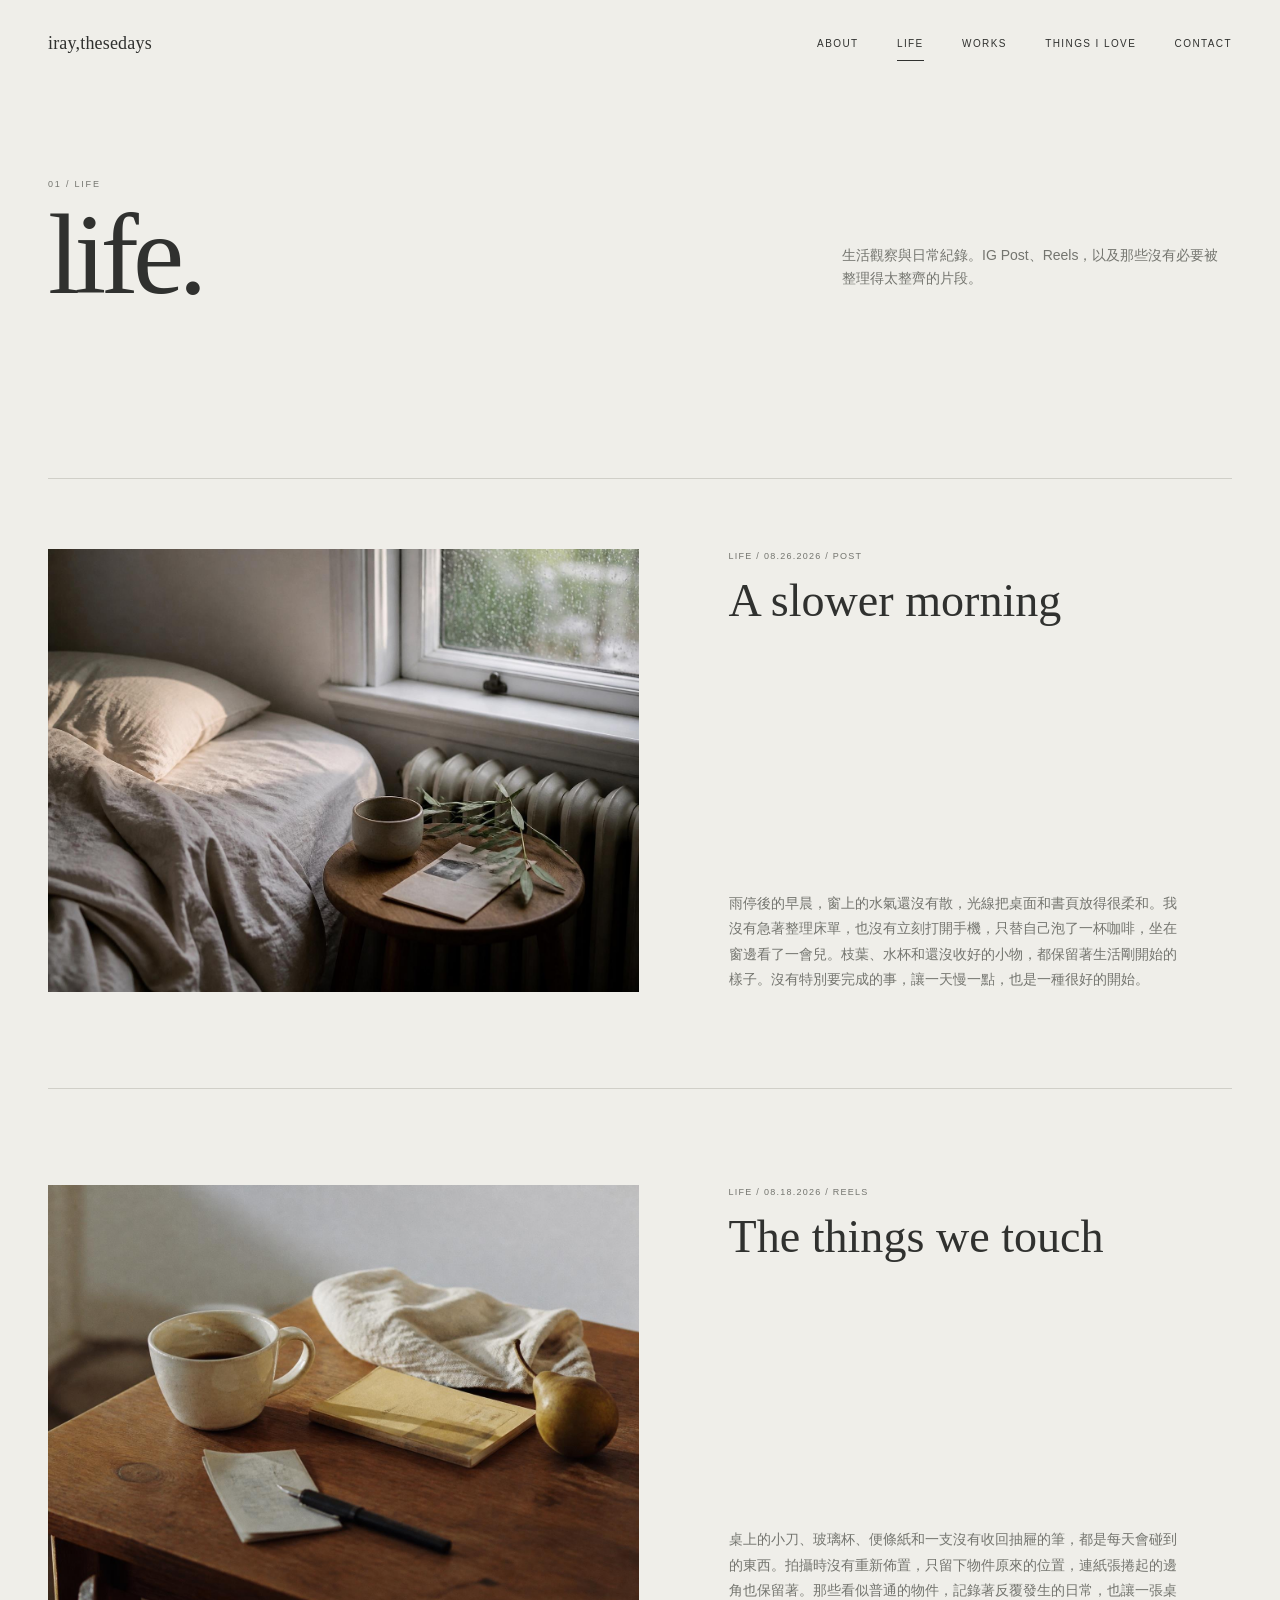
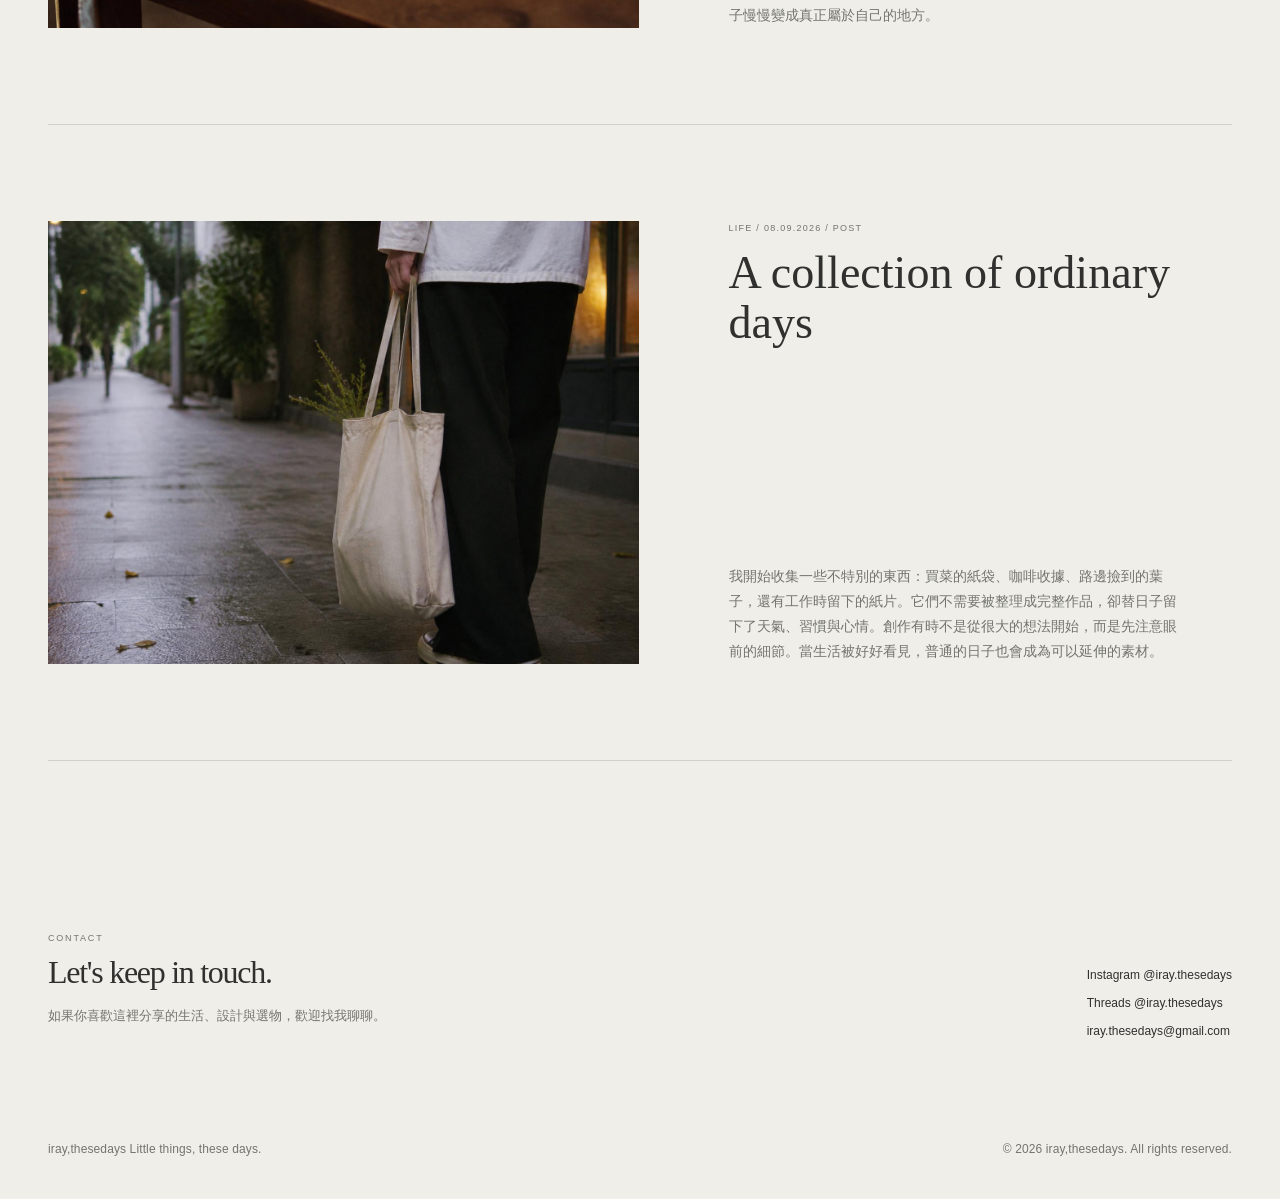
<file: life.html>
<!doctype html>
<html lang="zh-Hant">

<head>
  <meta charset="utf-8">
  <meta name="viewport" content="width=device-width, initial-scale=1">
  <meta name="description"
    content="iray,thesedays — a quiet digital life archive of everyday observations, creative work and things I love.">
  <title>Life — iray,thesedays</title>
  <link rel="stylesheet" href="css/style.css">
  <script defer src="js/content.js"></script>
  <script defer src="js/main.js"></script>
</head>

<body>
  <a class="skip-link" href="#main-content">Skip to content</a>
  <header class="site-header" data-header>
    <a class="logo" href="index.html" aria-label="iray,thesedays home">iray,thesedays</a>
    <nav class="desktop-nav" aria-label="Primary navigation"><a class="nav-link" href="index.html#about">ABOUT</a><a
        class="nav-link" href="life.html" aria-current="page">LIFE</a><a class="nav-link" href="#works">WORKS</a><a
        class="nav-link" href="things.html">THINGS I LOVE</a><a class="nav-link" href="index.html#contact">CONTACT</a>
    </nav>
    <button class="menu-toggle" type="button" aria-expanded="false" aria-controls="mobile-menu">MENU</button>
  </header>
  <div class="mobile-panel" id="mobile-menu" aria-hidden="true">
    <button class="mobile-close" type="button" aria-label="Close menu">CLOSE</button>
    <nav class="mobile-nav" aria-label="Mobile navigation"><a href="index.html#about">ABOUT</a><a
        href="life.html">LIFE</a><a href="#works">WORKS</a><a href="things.html">THINGS I LOVE</a><a
        href="index.html#contact">CONTACT</a></nav>
  </div>
  <main id="main-content">
    <section class="page-hero container">
      <div>
        <p class="eyebrow">01 / LIFE</p>
        <h1 class="page-title">life.</h1>
      </div>
      <p class="page-lede">生活觀察與日常紀錄。IG Post、Reels，以及那些沒有必要被整理得太整齊的片段。</p>
    </section>
    <section class="section section--tight container" aria-labelledby="life-archive-title">
      <h2 class="visually-hidden" id="life-archive-title">Life archive</h2>
      <div class="archive-list" data-life-archive></div>
    </section>
  </main>
  <footer class="site-footer">
    <div class="container">
      <div class="footer-main">
        <div>
          <p class="eyebrow">CONTACT</p>
          <h2 class="footer-title">Let's keep in touch.</h2>
          <p class="footer-copy">如果你喜歡這裡分享的生活、設計與選物，歡迎找我聊聊。</p>
        </div>
        <nav class="footer-links" aria-label="Contact links">
          <a class="footer-link" href="https://www.instagram.com/iray.thesedays/" target="_blank"
            rel="noreferrer">Instagram @iray.thesedays</a>
          <a class="footer-link" href="https://www.threads.net/@iray.thesedays" target="_blank" rel="noreferrer">Threads
            @iray.thesedays</a>
          <a class="footer-link" href="mailto:iray.thesedays@gmail.com">iray.thesedays@gmail.com</a>
        </nav>
      </div>
      <div class="footer-bottom">
        <span>iray,thesedays Little things, these days.</span>
        <span>© 2026 iray,thesedays. All rights reserved.</span>
      </div>
    </div>
  </footer>
</body>

</html>
</file>
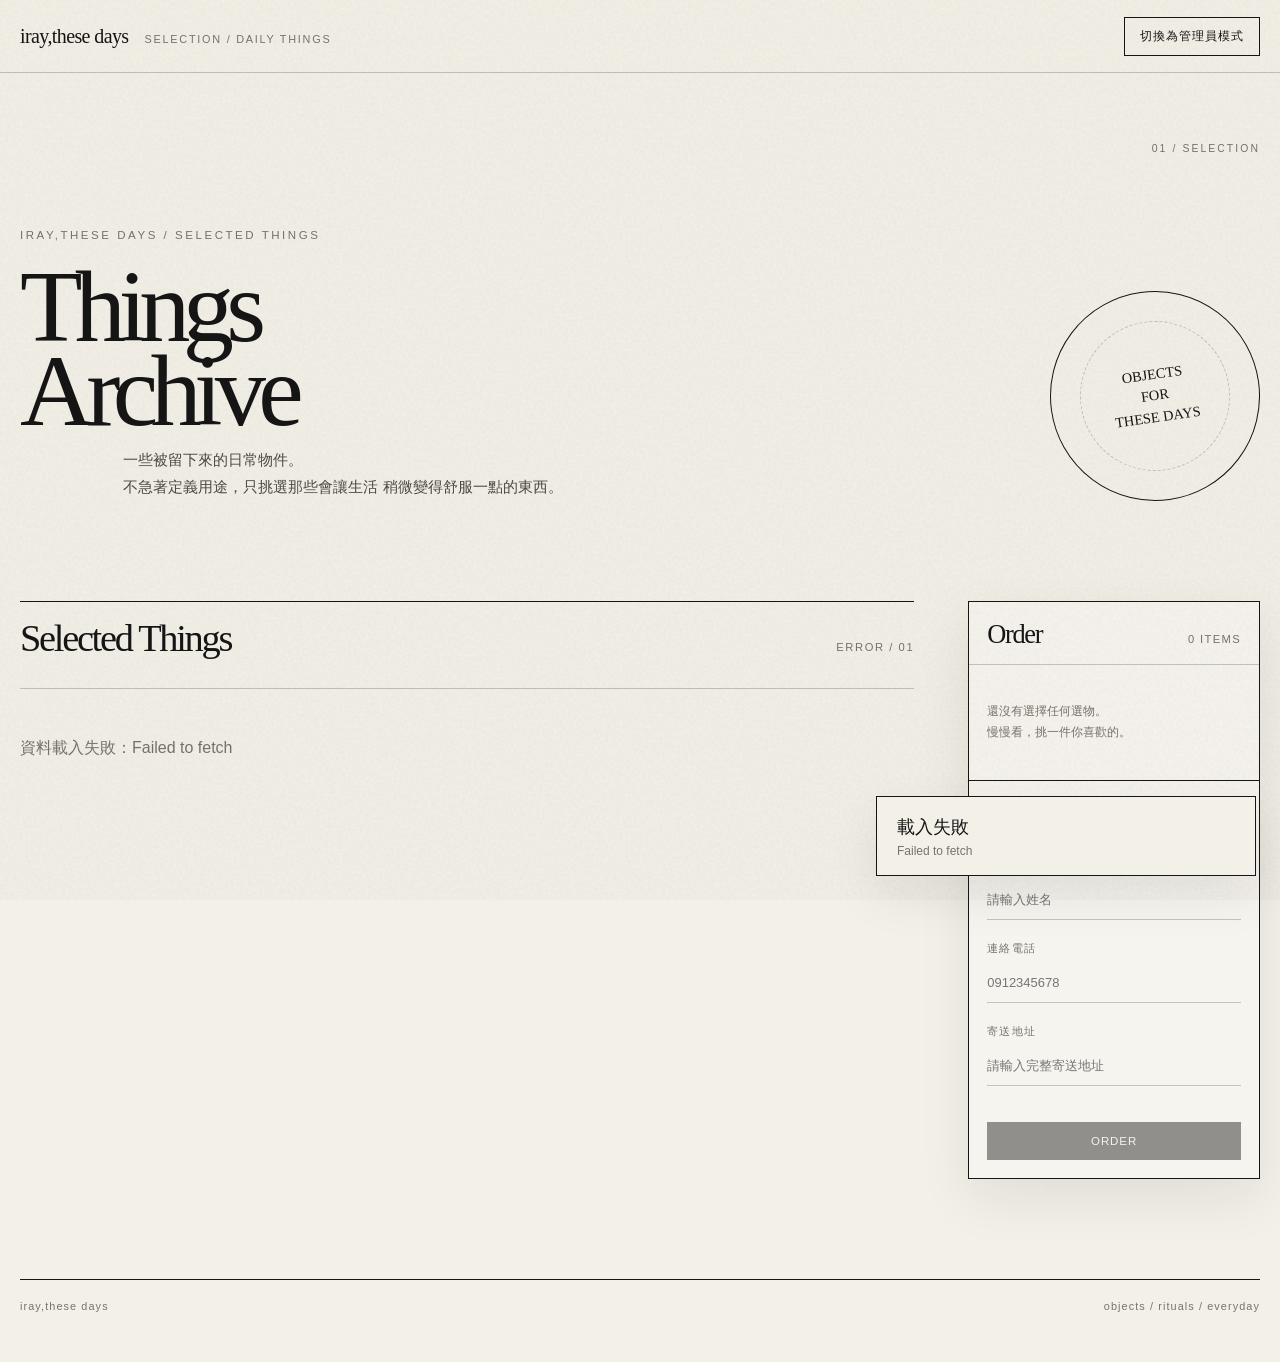
<file: things.html>
<!DOCTYPE html>
<html lang="zh-Hant">

<head>
  <meta charset="UTF-8" />
  <meta name="viewport" content="width=device-width, initial-scale=1.0" />
  <title>iray,these days — 選物點單</title>

  <style>
    /* =========================================================
       iray,these days — Editorial / Art Magazine
       單一 HTML 檔：HTML + CSS + JavaScript
    ========================================================= */

    :root {
      --paper: #f3f0e8;
      --paper-deep: #e8e4da;
      --ink: #151515;
      --muted: #77736c;
      --line: rgba(21, 21, 21, 0.22);
      --soft-line: rgba(21, 21, 21, 0.10);
      --white: #faf9f5;
      --danger: #b3261e;
      --shadow: 0 20px 50px rgba(21, 21, 21, 0.08);
      --ease: cubic-bezier(.22, .61, .36, 1);
    }

    * {
      box-sizing: border-box;
    }

    html {
      scroll-behavior: smooth;
    }

    body {
      margin: 0;
      background: var(--paper);
      color: var(--ink);
      font-family:
        "Noto Sans TC",
        "PingFang TC",
        "Microsoft JhengHei",
        sans-serif;
      overflow-x: hidden;
    }

    button,
    input,
    select,
    textarea {
      font: inherit;
    }

    button {
      cursor: pointer;
    }

    /* ========================================
   紙張掃描質感
   保留原本米白底色，只增加紙張紋理
======================================== */

    body::before {
      content: "";
      position: fixed;
      inset: 0;
      pointer-events: none;
      z-index: 100;

      opacity: 0.32;

      background-image: url("data:image/svg+xml,%3Csvg xmlns='http://www.w3.org/2000/svg' width='300' height='300'%3E%3Cfilter id='paper'%3E%3CfeTurbulence type='fractalNoise' baseFrequency='.35' numOctaves='4' seed='8'/%3E%3CfeColorMatrix values='0 0 0 0 0.35 0 0 0 0 0.32 0 0 0 0 0.27 0 0 0 .28 0'/%3E%3C/filter%3E%3Crect width='100%25' height='100%25' filter='url(%23paper)'/%3E%3C/svg%3E");

      background-repeat: repeat;
      background-size: 300px 300px;

      mix-blend-mode: multiply;
    }

    /* =========================
       Header
    ========================= */
    .site-header {
      position: sticky;
      top: 0;
      z-index: 50;
      background: rgba(243, 240, 232, .92);
      backdrop-filter: blur(12px);
      border-bottom: 1px solid var(--line);
    }

    .header-inner {
      width: min(1400px, calc(100% - 40px));
      margin: 0 auto;
      min-height: 72px;
      display: flex;
      align-items: center;
      justify-content: space-between;
      gap: 20px;
    }

    .brand {
      display: flex;
      align-items: baseline;
      gap: 16px;
      text-decoration: none;
      color: var(--ink);
    }

    .brand-name {
      font-family: Georgia, "Times New Roman", serif;
      font-size: 1.25rem;
      letter-spacing: -.03em;
    }

    .brand-note {
      font-size: .68rem;
      letter-spacing: .16em;
      color: var(--muted);
      text-transform: uppercase;
    }

    .admin-toggle {
      position: relative;
      border: 1px solid var(--ink);
      background: transparent;
      color: var(--ink);
      padding: 10px 15px;
      font-size: .76rem;
      letter-spacing: .08em;
      transition:
        transform .35s var(--ease),
        background .35s var(--ease),
        color .35s var(--ease);
    }

    .admin-toggle:hover {
      transform: translateY(-3px);
      background: var(--ink);
      color: var(--paper);
    }

    .admin-toggle.active {
      background: var(--ink);
      color: var(--paper);
    }

    /* =========================
       Hero
    ========================= */
    .hero {
      position: relative;
      min-height: 560px;
      width: min(1400px, calc(100% - 40px));
      margin: 0 auto;
      padding: 92px 0 90px;
      display: grid;
      grid-template-columns: 1.55fr .75fr;
      align-items: end;
      gap: 60px;
      overflow: hidden;
    }

    .hero::after {
      content: "01 / SELECTION";
      position: absolute;
      right: 0;
      top: 70px;
      font-size: .65rem;
      letter-spacing: .2em;
      color: var(--muted);
    }

    .hero-content {
      position: relative;
      z-index: 2;
      transform: translate3d(var(--hero-x, 0px), var(--hero-y, 0px), 0);
      transition: transform .25s ease-out;
    }

    .eyebrow {
      margin-bottom: 24px;
      font-size: .72rem;
      letter-spacing: .22em;
      color: var(--muted);
    }

    .hero-title {
      margin: 0;
      max-width: 950px;
      font-family: Georgia, "Times New Roman", serif;
      font-size: clamp(4.2rem, 10vw, 10rem);
      line-height: .82;
      font-weight: 400;
      letter-spacing: -.075em;
      transition:
        transform .45s var(--ease),
        letter-spacing .45s var(--ease);
    }

    .hero-title:hover {
      transform: translateY(-5px);
      letter-spacing: -.055em;
    }

    .hero-subtitle {
      width: min(530px, 100%);
      margin: 38px 0 0 13%;
      font-size: 13px;
      line-height: 1.85;
      color: #4e4b46;
      transition: transform .5s var(--ease);
    }

    .hero-subtitle:hover {
      transform: translateX(13px);
    }

    .hero-stamp {
      justify-self: end;
      width: 210px;
      height: 210px;
      border: 1px solid var(--ink);
      border-radius: 50%;
      display: grid;
      place-items: center;
      transform: rotate(-8deg);
      animation: floatStamp 9s ease-in-out infinite;
    }

    .hero-stamp-inner {
      width: 150px;
      height: 150px;
      border: 1px dashed var(--line);
      border-radius: 50%;
      display: grid;
      place-items: center;
      text-align: center;
      font-family: Georgia, serif;
      font-size: .9rem;
      line-height: 1.5;
    }

    @keyframes floatStamp {

      0%,
      100% {
        transform: translateY(0) rotate(-8deg);
      }

      50% {
        transform: translateY(-13px) rotate(-4deg);
      }
    }

    /* =========================
       Admin panel
    ========================= */
    .admin-panel {
      width: min(1400px, calc(100% - 40px));
      margin: 0 auto;
      max-height: 0;
      overflow: hidden;
      opacity: 0;
      border-top: 0 solid var(--ink);
      transition:
        max-height .7s var(--ease),
        opacity .5s ease,
        padding .7s var(--ease),
        border-top .5s ease;
    }

    .admin-panel.open {
      max-height: 1500px;
      opacity: 1;
      padding: 42px 0 58px;
      border-top: 1px solid var(--ink);
    }

    .admin-heading {
      display: flex;
      align-items: baseline;
      justify-content: space-between;
      gap: 20px;
      margin-bottom: 28px;
    }

    .admin-heading h2 {
      margin: 0;
      font-family: Georgia, serif;
      font-size: clamp(2rem, 4vw, 4rem);
      font-weight: 400;
      letter-spacing: -.05em;
    }

    .admin-heading span {
      font-size: .7rem;
      letter-spacing: .15em;
      color: var(--muted);
    }

    .admin-form {
      display: grid;
      grid-template-columns: repeat(12, 1fr);
      gap: 22px 16px;
    }

    .field {
      position: relative;
      grid-column: span 4;
    }

    .field.wide {
      grid-column: span 8;
    }

    .field.full {
      grid-column: 1 / -1;
    }

    .field label {
      display: block;
      margin-bottom: 9px;
      font-size: .68rem;
      letter-spacing: .14em;
      color: var(--muted);
    }

    .field input,
    .field select,
    .field textarea,
    .customer-field input {
      width: 100%;
      border: 0;
      border-bottom: 1px solid var(--line);
      outline: none;
      border-radius: 0;
      background: transparent;
      color: var(--ink);
      padding: 12px 0;
      transition:
        transform .3s var(--ease),
        border-color .3s ease;
    }

    .customer-field input {
      font-size: 13px;
    }

    .field textarea {
      min-height: 72px;
      resize: vertical;
    }

    .field input:focus,
    .field select:focus,
    .field textarea:focus,
    .customer-field input:focus {
      transform: translateY(-3px);
      border-bottom-color: var(--ink);
    }

    .submit-admin {
      grid-column: 9 / -1;
      justify-self: end;
      align-self: end;
      min-width: 190px;
      border: 1px solid var(--ink);
      background: var(--ink);
      color: var(--paper);
      padding: 15px 20px;
      transition:
        transform .35s var(--ease),
        background .35s ease,
        color .35s ease;
    }

    .submit-admin:hover {
      transform: translateY(-4px);
      background: transparent;
      color: var(--ink);
    }


    /* =========================================================
       管理員管理區｜商品編輯＋訂單管理
       維持 things.html 的細線、低彩度與緊湊比例
    ========================================================= */

    .admin-management {
      margin-top: 52px;
      padding-top: 28px;
      border-top: 1px solid var(--ink);
    }

    .admin-management-head {
      display: flex;
      justify-content: space-between;
      align-items: baseline;
      gap: 20px;
      margin-bottom: 18px;
    }

    .admin-management-title {
      margin: 0;
      font-family: Georgia, "Times New Roman", serif;
      font-size: 1.55rem;
      font-weight: 400;
      letter-spacing: -.04em;
    }

    .admin-management-meta {
      font-size: .58rem;
      letter-spacing: .14em;
      color: var(--muted);
    }

    .admin-order-list {
      border-top: 1px solid var(--soft-line);
    }

    .order-row {
      display: grid;
      grid-template-columns: 1.15fr 1fr .75fr .9fr 1.05fr;
      gap: 16px;
      align-items: center;
      padding: 14px 0;
      border-bottom: 1px solid var(--soft-line);
      transition: transform .35s var(--ease), background .35s ease;
    }

    .order-row:hover {
      transform: translateX(5px);
      background: rgba(255, 255, 255, .18);
    }

    .order-row-head {
      color: var(--muted);
      font-size: .56rem;
      letter-spacing: .12em;
      text-transform: uppercase;
    }

    .order-cell {
      min-width: 0;
      font-size: .72rem;
    }

    .order-id {
      font-family: Georgia, serif;
      font-size: .9rem;
    }

    .order-items {
      color: var(--muted);
      line-height: 1.55;
    }

    .order-total {
      font-family: Georgia, serif;
      font-size: .92rem;
    }

    .order-time {
      color: var(--muted);
      font-size: .64rem;
    }

    .order-status {
      width: 100%;
      border: 0;
      border-bottom: 1px solid var(--line);
      border-radius: 0;
      background: transparent;
      color: var(--ink);
      padding: 7px 22px 7px 0;
      font-size: .66rem;
      outline: none;
      cursor: pointer;
      appearance: none;
      -webkit-appearance: none;
      background-image:
        linear-gradient(45deg, transparent 50%, currentColor 50%),
        linear-gradient(135deg, currentColor 50%, transparent 50%);
      background-position:
        calc(100% - 7px) 50%,
        calc(100% - 3px) 50%;
      background-size: 4px 4px, 4px 4px;
      background-repeat: no-repeat;
    }

    .edit-btn {
      position: absolute;
      top: 8px;
      right: 48px;
      z-index: 3;
      min-width: 32px;
      height: 32px;
      padding: 0 7px;
      border: 1px solid var(--line);
      background: rgba(243, 240, 232, .92);
      color: var(--ink);
      display: none;
      place-items: center;
      font-size: .58rem;
      letter-spacing: .05em;
      transition: transform .3s var(--ease), background .3s ease, color .3s ease;
    }

    .admin-mode .edit-btn {
      display: grid;
    }

    .edit-btn:hover {
      transform: translateY(-3px);
      background: var(--ink);
      color: var(--paper);
    }

    .menu-card.is-sold-out .menu-image {
      filter: grayscale(.65) saturate(.35) contrast(.94);
    }

    .sold-out-mark {
      position: absolute;
      left: 10px;
      bottom: 10px;
      padding: 5px 8px;
      border: 1px solid var(--ink);
      background: rgba(243, 240, 232, .94);
      font-size: .58rem;
      letter-spacing: .13em;
    }

    .add-btn:disabled {
      opacity: .55;
      cursor: not-allowed;
      background: transparent;
      color: var(--muted);
    }

    .admin-editing {
      margin-bottom: 16px;
      padding: 9px 12px;
      border-left: 2px solid var(--ink);
      background: rgba(255, 255, 255, .2);
      font-size: .68rem;
      color: var(--muted);
    }

    .admin-form-actions {
      grid-column: 10 / -1;
      display: flex;
      justify-content: flex-end;
      align-items: center;
      gap: 9px;
    }

    .cancel-edit {
      border: 1px solid var(--line);
      background: transparent;
      color: var(--ink);
      padding: 11px 15px;
      font-size: .62rem;
      display: none;
    }

    .admin-form.is-editing .cancel-edit {
      display: inline-block;
    }

    @media (max-width: 980px) {
      .order-row {
        grid-template-columns: 1fr 1.1fr .8fr 1fr;
      }

      .order-row>.order-cell:nth-child(5) {
        grid-column: 4;
      }

      .admin-form-actions {
        grid-column: 9 / -1;
      }
    }

    @media (max-width: 650px) {
      .admin-management-head {
        display: block;
      }

      .admin-management-meta {
        display: block;
        margin-top: 5px;
      }

      .order-row-head {
        display: none;
      }

      .order-row {
        grid-template-columns: 1fr 1fr;
        gap: 8px 14px;
      }

      .order-row>.order-cell:nth-child(1) {
        grid-column: 1 / 2;
      }

      .order-row>.order-cell:nth-child(2) {
        grid-column: 2 / 3;
      }

      .order-row>.order-cell:nth-child(3),
      .order-row>.order-cell:nth-child(4),
      .order-row>.order-cell:nth-child(5) {
        grid-column: 1 / -1;
      }

      .admin-form-actions {
        grid-column: 1 / -1;
        justify-content: stretch;
      }

      .admin-form-actions .submit-admin,
      .admin-form-actions .cancel-edit {
        flex: 1;
      }
    }

    /* =========================
       Main content
    ========================= */
    .main-layout {
      width: min(1400px, calc(100% - 40px));
      margin: 0 auto;
      padding: 40px 0 120px;
      display: grid;
      grid-template-columns: minmax(0, 1.6fr) minmax(320px, .7fr);
      gap: 70px;
      align-items: start;
    }

    .section-head {
      border-top: 1px solid var(--ink);
      padding-top: 14px;
      display: flex;
      justify-content: space-between;
      align-items: baseline;
      margin-bottom: 34px;
    }

    .section-head h2 {
      margin: 0;
      font-family: Georgia, serif;
      font-weight: 400;
      font-size: clamp(2.2rem, 4vw, 4.5rem);
      letter-spacing: -.06em;
    }

    .section-head p {
      margin: 0;
      font-size: .7rem;
      letter-spacing: .14em;
      color: var(--muted);
    }

    /* =========================
       Menu cards
    ========================= */
    .menu-grid {
      display: grid;
      grid-template-columns: repeat(2, minmax(0, 1fr));
      gap: 50px 28px;
    }

    .menu-card {
      position: relative;
      min-width: 0;
      border-top: 1px solid var(--line);
      padding-top: 12px;
      transition:
        transform .45s var(--ease),
        background .45s ease;
    }

    .menu-card:hover {
      transform: translateX(7px);
      background: rgba(255, 255, 255, .22);
    }

    .image-wrap {
      position: relative;
      aspect-ratio: 4 / 3;
      overflow: hidden;
      background: var(--paper-deep);
      margin-bottom: 17px;
    }

    .menu-image {
      width: 100%;
      height: 100%;
      display: block;
      object-fit: cover;
      filter: saturate(.75) contrast(.96);
      transition:
        transform .8s var(--ease),
        filter .6s ease;
    }

    .menu-card:hover .menu-image {
      transform: scale(1.035);
      filter: saturate(.9) contrast(1);
    }

    .product-number {
      position: absolute;
      top: 10px;
      left: 10px;
      padding: 5px 8px;
      background: var(--paper);
      border: 1px solid var(--line);
      font-size: .64rem;
      letter-spacing: .12em;
    }

    .delete-btn {
      position: absolute;
      top: 10px;
      right: 10px;
      z-index: 3;
      width: 38px;
      height: 38px;
      border: 1px solid rgba(179, 38, 30, .5);
      background: rgba(243, 240, 232, .92);
      color: var(--danger);
      display: none;
      place-items: center;
      transition:
        transform .3s var(--ease),
        background .3s ease,
        color .3s ease;
    }

    .admin-mode .delete-btn {
      display: grid;
    }

    .delete-btn:hover {
      transform: translateY(-3px);
      background: var(--danger);
      color: white;
    }

    .card-meta {
      display: flex;
      justify-content: space-between;
      align-items: baseline;
      gap: 10px;
      margin-bottom: 8px;
    }

    .category {
      font-size: .66rem;
      letter-spacing: .13em;
      border-bottom: 1px solid var(--ink);
      padding-bottom: 3px;
    }

    .product-id {
      color: var(--muted);
      font-size: .65rem;
      letter-spacing: .12em;
    }

    .menu-card h3 {
      margin: 0;
      font-family: Georgia, "Times New Roman", serif;
      font-size: clamp(1.2rem, 1.65vw, 1.8rem);
      line-height: 1;
      font-weight: 400;
      letter-spacing: -.04em;
    }

    .description {
      margin: 9px 0 15px;
      max-width: 90%;
      color: #66625c;
      font-size: .74rem;
      line-height: 1.7;
    }

    .card-bottom {
      display: flex;
      justify-content: space-between;
      align-items: center;
      gap: 12px;
      border-top: 1px solid var(--soft-line);
      padding-top: 13px;
    }

    .price {
      font-family: Georgia, serif;
      font-size: 1.25rem;
    }

    .add-btn {
      border: 1px solid var(--ink);
      background: transparent;
      color: var(--ink);
      padding: 9px 13px;
      font-size: .7rem;
      letter-spacing: .08em;
      transition:
        transform .35s var(--ease),
        background .35s ease,
        color .35s ease;
    }

    .add-btn:hover {
      transform: translateY(-3px);
      background: var(--ink);
      color: var(--paper);
    }

    .empty-state {
      border-top: 1px solid var(--line);
      padding: 45px 0;
      color: var(--muted);
      line-height: 1.8;
    }

    /* =========================
       Cart
    ========================= */
    .cart-panel {
      position: sticky;
      top: 100px;
      border: 1px solid var(--ink);
      background: rgba(250, 249, 245, .45);
      box-shadow: var(--shadow);
      animation: slowFloat 8s ease-in-out infinite;
    }

    @keyframes slowFloat {

      0%,
      100% {
        transform: translateY(0);
      }

      50% {
        transform: translateY(-5px);
      }
    }

    .cart-head {
      padding: 22px 22px 18px;
      border-bottom: 1px solid var(--line);
      display: flex;
      justify-content: space-between;
      align-items: baseline;
    }

    .cart-head h2 {
      margin: 0;
      font-family: Georgia, serif;
      font-size: 2.1rem;
      font-weight: 400;
      letter-spacing: -.05em;
    }

    .cart-count {
      font-size: .7rem;
      letter-spacing: .12em;
      color: var(--muted);
    }

    .cart-items {
      padding: 8px 22px;
      max-height: 430px;
      overflow-y: auto;
    }

    .cart-empty {
      padding: 38px 0;
      color: var(--muted);
      font-size: .82rem;
      line-height: 1.8;
    }

    .cart-item {
      display: grid;
      grid-template-columns: 1fr auto;
      gap: 15px;
      padding: 18px 0;
      border-bottom: 1px solid var(--soft-line);
    }

    .cart-item-name {
      font-family: Georgia, serif;
      font-size: 1.08rem;
    }

    .cart-item-price {
      margin-top: 5px;
      font-size: .75rem;
      color: var(--muted);
    }

    .qty-control {
      display: flex;
      align-items: center;
      border: 1px solid var(--line);
      height: 32px;
    }

    .qty-control button {
      width: 31px;
      height: 30px;
      border: 0;
      background: transparent;
      color: var(--ink);
      transition: background .25s ease;
    }

    .qty-control button:hover {
      background: var(--paper-deep);
    }

    .qty-value {
      min-width: 30px;
      text-align: center;
      font-size: .75rem;
    }

    .cart-summary {
      padding: 20px 22px 22px;
      border-top: 1px solid var(--ink);
    }

    .summary-row {
      display: flex;
      justify-content: space-between;
      gap: 20px;
      margin-bottom: 14px;
      font-size: .78rem;
    }

    .summary-total {
      font-family: Georgia, serif;
      font-size: 1.65rem;
      margin-bottom: 20px;
    }

    .customer-field label {
      display: block;
      margin-bottom: 7px;
      color: var(--muted);
      font-size: .67rem;
      letter-spacing: .12em;
    }

    .order-btn {
      width: 100%;
      margin-top: 18px;
      padding: 15px 18px;
      border: 1px solid var(--ink);
      background: var(--ink);
      color: var(--paper);
      letter-spacing: .08em;
      transition:
        transform .35s var(--ease),
        background .35s ease,
        color .35s ease;
    }

    .order-btn:hover:not(:disabled) {
      transform: translateY(-3px);
      background: transparent;
      color: var(--ink);
    }

    .order-btn:disabled {
      opacity: .45;
      cursor: not-allowed;
    }

    /* =========================
       Loading
    ========================= */
    .loading-overlay {
      position: fixed;
      inset: 0;
      z-index: 200;
      display: grid;
      place-items: center;
      background: rgba(243, 240, 232, .72);
      backdrop-filter: blur(8px);
      opacity: 0;
      visibility: hidden;
      transition: opacity .3s ease, visibility .3s ease;
    }

    .loading-overlay.show {
      opacity: 1;
      visibility: visible;
    }

    .loader {
      width: 58px;
      height: 58px;
      border: 1px solid var(--ink);
      border-top-color: transparent;
      border-radius: 50%;
      animation: spin .8s linear infinite;
      box-shadow:
        0 0 10px rgba(21, 21, 21, .18),
        0 0 28px rgba(21, 21, 21, .08);
    }

    @keyframes spin {
      to {
        transform: rotate(360deg);
      }
    }

    /* =========================
       Modal
    ========================= */
    .modal {
      position: fixed;
      inset: 0;
      z-index: 180;
      display: grid;
      place-items: center;
      background: rgba(21, 21, 21, .25);
      backdrop-filter: blur(5px);
      opacity: 0;
      visibility: hidden;
      transition: opacity .35s ease, visibility .35s ease;
    }

    .modal.show {
      opacity: 1;
      visibility: visible;
    }

    .modal-box {
      width: min(460px, calc(100% - 36px));
      background: var(--paper);
      border: 1px solid var(--ink);
      padding: 34px;
      transform: translateY(35px);
      transition: transform .45s var(--ease);
    }

    .modal.show .modal-box {
      transform: translateY(0);
    }

    .modal-label {
      color: var(--muted);
      font-size: .67rem;
      letter-spacing: .15em;
      margin-bottom: 18px;
    }

    .modal-title {
      margin: 0 0 13px;
      font-family: Georgia, serif;
      font-size: 2.2rem;
      font-weight: 400;
      letter-spacing: -.05em;
    }

    .modal-text {
      margin: 0 0 25px;
      color: #66625c;
      line-height: 1.75;
      font-size: .84rem;
    }

    .modal-actions {
      display: flex;
      gap: 10px;
      justify-content: flex-end;
    }

    .modal-actions button {
      padding: 11px 16px;
      border: 1px solid var(--ink);
      background: transparent;
    }

    .modal-actions .confirm {
      background: var(--ink);
      color: var(--paper);
    }

    /* =========================
       Toast
    ========================= */
    .toast {
      position: fixed;
      right: 24px;
      bottom: 24px;
      z-index: 220;
      min-width: min(380px, calc(100vw - 48px));
      border: 1px solid var(--ink);
      background: var(--paper);
      padding: 17px 20px;
      box-shadow: var(--shadow);
      transform: translateY(25px);
      opacity: 0;
      pointer-events: none;
      transition:
        transform .45s var(--ease),
        opacity .45s ease;
    }

    .toast.show {
      transform: translateY(0);
      opacity: 1;
    }

    .toast-title {
      font-family: Georgia, serif;
      font-size: 1.15rem;
      margin-bottom: 5px;
    }

    .toast-message {
      font-size: .75rem;
      color: var(--muted);
    }

    /* =========================
       Footer
    ========================= */
    footer {
      width: min(1400px, calc(100% - 40px));
      margin: 0 auto;
      border-top: 1px solid var(--ink);
      padding: 20px 0 50px;
      display: flex;
      justify-content: space-between;
      gap: 20px;
      font-size: .68rem;
      letter-spacing: .1em;
      color: var(--muted);
    }

    /* =========================
       RWD
    ========================= */
    @media (max-width: 980px) {
      .hero {
        min-height: 500px;
        grid-template-columns: 1fr;
      }

      .hero-stamp {
        position: absolute;
        right: 0;
        bottom: 55px;
        width: 150px;
        height: 150px;
      }

      .hero-stamp-inner {
        width: 105px;
        height: 105px;
        font-size: .72rem;
      }

      .main-layout {
        grid-template-columns: 1fr;
        gap: 70px;
      }

      .cart-panel {
        position: relative;
        top: auto;
      }

      .field,
      .field.wide {
        grid-column: span 6;
      }

      .submit-admin {
        grid-column: span 6;
      }
    }

    @media (max-width: 650px) {

      .header-inner,
      .hero,
      .admin-panel,
      .main-layout,
      footer {
        width: min(100% - 28px, 1400px);
      }

      .header-inner {
        min-height: 62px;
      }

      .brand-note {
        display: none;
      }

      .hero {
        padding: 75px 0 70px;
        min-height: 500px;
      }

      .hero::after {
        top: 30px;
      }

      .hero-title {
        font-size: clamp(3.5rem, 18vw, 6rem);
      }

      .hero-subtitle {
        margin-left: 0;
      }

      .hero-stamp {
        opacity: .35;
        right: -35px;
        bottom: 25px;
      }

      .menu-grid {
        grid-template-columns: 1fr;
      }

      .field,
      .field.wide,
      .field.full,
      .submit-admin {
        grid-column: 1 / -1;
      }

      .submit-admin {
        width: 100%;
      }

      .section-head {
        align-items: flex-end;
      }

      .section-head p {
        text-align: right;
      }

      .cart-items {
        max-height: none;
      }

      footer {
        flex-direction: column;
      }
    }

    /* =========================================================
       管理員介面比例微調｜參考 things.html
       - 標題不做過大處理
       - 欄位採細字、細線、緊湊間距
       - 讓輸入區維持 Editorial 的留白感
    ========================================================= */
    .admin-panel.open {
      padding: 30px 0 42px;
    }

    .admin-heading {
      margin-bottom: 20px;
      align-items: baseline;
    }

    .admin-heading h2 {
      font-size: clamp(1.7rem, 2.7vw, 2.6rem);
      letter-spacing: -.045em;
    }

    .admin-heading span {
      font-size: .58rem;
      letter-spacing: .13em;
    }

    .admin-form {
      grid-template-columns: repeat(12, minmax(0, 1fr));
      gap: 18px 22px;
      align-items: end;
    }

    /* 第一排：名稱／分類／價格／狀態 */
    .admin-form .field:nth-child(1) {
      grid-column: 1 / 4;
    }

    .admin-form .field:nth-child(2) {
      grid-column: 4 / 7;
    }

    .admin-form .field:nth-child(3) {
      grid-column: 7 / 10;
    }

    .admin-form .field:nth-child(6) {
      grid-column: 10 / 13;
    }

    /* 第二排：圖片路徑／描述 */
    .admin-form .field:nth-child(4) {
      grid-column: 1 / 7;
    }

    .admin-form .field:nth-child(5) {
      grid-column: 7 / 13;
    }

    .field label {
      margin-bottom: 6px;
      font-size: .58rem;
      letter-spacing: .12em;
    }

    .field input,
    .field select,
    .field textarea {
      font-size: .78rem;
      padding: 8px 0;
    }

    .field textarea {
      min-height: 54px;
      line-height: 1.6;
    }

    .submit-admin {
      grid-column: 10 / -1;
      min-width: 150px;
      padding: 11px 15px;
      font-size: .62rem;
      letter-spacing: .08em;
    }

    @media (max-width: 980px) {

      .admin-form .field:nth-child(1),
      .admin-form .field:nth-child(2),
      .admin-form .field:nth-child(3),
      .admin-form .field:nth-child(6) {
        grid-column: span 3;
      }

      .admin-form .field:nth-child(4),
      .admin-form .field:nth-child(5) {
        grid-column: span 6;
      }

      .submit-admin {
        grid-column: auto;
      }
    }

    @media (max-width: 650px) {
      .admin-panel.open {
        padding: 24px 0 34px;
      }

      .admin-heading {
        display: block;
      }

      .admin-heading span {
        display: block;
        margin-top: 5px;
      }

      .field,
      .field.wide {
        grid-column: 1 / -1;
      }

      .submit-admin {
        grid-column: 1 / -1;
        width: 100%;
      }
    }

    /* =========================================================
       尺寸微調｜參考 things.html 的比例
       - 商品改為 3 欄，避免圖片過大
       - 圖片改為 1:1
       - 商品文字、按鈕與間距縮小
       - 保留原本 Editorial / Art Magazine 視覺與所有功能
    ========================================================= */

    .hero {
      min-height: 500px;
      padding: 78px 0 72px;
    }

    .hero-title {
      font-size: clamp(3.8rem, 8vw, 7.5rem);
    }

    .hero-subtitle {
      width: min(460px, 100%);
      margin-top: 13px;
      font-size: clamp(.9rem, 1.2vw, 1.05rem);
      line-height: 1.8;
    }

    .main-layout {
      grid-template-columns: minmax(0, 1.9fr) minmax(270px, .62fr);
      gap: 54px;
      padding-top: 28px;
      padding-bottom: 100px;
    }

    .section-head {
      margin-bottom: 28px;
    }

    .section-head h2 {
      font-size: clamp(1.9rem, 3vw, 3.2rem);
    }

    .menu-grid {
      grid-template-columns: repeat(3, minmax(0, 1fr));
      gap: 46px 22px;
    }

    .menu-card {
      padding-top: 10px;
    }

    .image-wrap {
      aspect-ratio: 1 / 1;
      margin-bottom: 13px;
    }

    .product-number {
      top: 8px;
      left: 8px;
      padding: 4px 6px;
      font-size: .58rem;
    }

    .delete-btn {
      top: 8px;
      right: 8px;
      width: 32px;
      height: 32px;
    }

    .card-meta {
      margin-bottom: 6px;
    }

    .category,
    .product-id {
      font-size: .58rem;
    }

    .menu-card h3 {
      font-size: clamp(1.15rem, 1.65vw, 1.45rem);
      line-height: 1.15;
    }

    .description {
      margin: 8px 0 12px;
      max-width: 100%;
      font-size: .72rem;
      line-height: 1.7;
    }

    .card-bottom {
      padding-top: 10px;
      gap: 8px;
    }

    .price {
      font-size: .78rem;
      letter-spacing: .04em;
    }

    .add-btn {
      padding: 7px 9px;
      font-size: .58rem;
      letter-spacing: .06em;
    }

    .cart-panel {
      top: 92px;
    }

    .cart-head {
      padding: 17px 18px 14px;
    }

    .cart-head h2 {
      font-size: 1.65rem;
    }

    .cart-items {
      padding: 6px 18px;
      max-height: 380px;
    }

    .cart-empty {
      padding: 30px 0;
      font-size: .74rem;
    }

    .cart-item {
      gap: 10px;
      padding: 14px 0;
    }

    .cart-item-name {
      font-size: .92rem;
    }

    .cart-item-price {
      font-size: .68rem;
    }

    .cart-summary {
      padding: 16px 18px 18px;
    }

    .summary-row {
      margin-bottom: 10px;
      font-size: .7rem;
    }

    .summary-total {
      font-size: 1.3rem;
      margin-bottom: 16px;
    }

    .order-btn {
      margin-top: 14px;
      padding: 12px 15px;
      font-size: .72rem;
    }

    @media (max-width: 980px) {
      .main-layout {
        grid-template-columns: 1fr;
        gap: 60px;
      }

      .menu-grid {
        grid-template-columns: repeat(2, minmax(0, 1fr));
        gap: 42px 22px;
      }
    }

    @media (max-width: 650px) {
      .hero {
        padding: 65px 0 60px;
        min-height: 430px;
      }

      .hero-title {
        font-size: clamp(3.2rem, 17vw, 5.2rem);
      }

      .menu-grid {
        grid-template-columns: 1fr;
        gap: 38px;
      }

      .menu-card h3 {
        font-size: 1.18rem;
      }

      .description {
        max-width: 92%;
        font-size: .68rem;
      }
    }

    /* =========================================================
   Order 表單｜欄位錯誤提示
========================================================= */

    .field-error {
      display: block;
      min-height: 16px;
      margin-top: 6px;
      font-size: .58rem;
      line-height: 1.5;
      letter-spacing: .04em;
      color: #8a2f2f;
      opacity: 0;
      transform: translateY(-3px);
      transition:
        opacity .25s ease,
        transform .25s ease;
    }

    .field-error.is-visible {
      opacity: 1;
      transform: translateY(0);
    }


    /* 錯誤欄位 */
    .customer-field.has-error input {
      border-bottom-color: #8a2f2f;
    }


    /* 正確欄位 */
    .customer-field.is-valid input {
      border-bottom-color: var(--ink);
    }
  </style>
</head>

<body>

  <!-- =========================
       頁首
  ========================== -->
  <header class="site-header">
    <div class="header-inner">
      <a class="brand" href="#">
        <span class="brand-name">iray,these days</span>
        <span class="brand-note">selection / daily things</span>
      </a>

      <button class="admin-toggle" id="adminToggle" type="button">
        切換為管理員模式
      </button>
    </div>
  </header>

  <!-- =========================
       Hero
  ========================== -->
  <section class="hero" id="hero">
    <div class="hero-content" id="heroContent">
      <div class="eyebrow">IRAY,THESE DAYS / SELECTED THINGS</div>

      <h1 class="hero-title">Things<br />Archive</h1>

      <p class="hero-subtitle">
        一些被留下來的日常物件。<br />
        不急著定義用途，只挑選那些會讓生活
        稍微變得舒服一點的東西。
      </p>
    </div>

    <div class="hero-stamp" aria-hidden="true">
      <div class="hero-stamp-inner">
        OBJECTS<br />
        FOR<br />
        THESE DAYS
      </div>
    </div>
  </section>

  <!-- =========================
       管理員新增選物
  ========================== -->
  <section class="admin-panel" id="adminPanel">
    <div class="admin-heading">
      <h2>Add a thing.</h2>
      <span>ADMIN / NEW ENTRY</span>
    </div>

    <form class="admin-form" id="adminForm">
      <div class="field">
        <label for="productName">名稱</label>
        <input id="productName" name="name" type="text" required />
      </div>

      <div class="field">
        <label for="productCategory">分類</label>
        <select id="productCategory" name="category" required>
          <option value="" selected disabled>請選擇分類</option>
          <option value="餐具">餐具</option>
          <option value="燈具">燈具</option>
          <option value="布料">布料</option>
        </select>
      </div>

      <div class="field">
        <label for="productPrice">價格</label>
        <input id="productPrice" name="price" type="number" min="0" step="1" required />
      </div>

      <div class="field wide">
        <label for="productImage">圖片路徑 / 網址</label>
        <input id="productImage" name="imageUrl" type="text" placeholder="例如：assets/images/things/things-01.jpg"
          required />
      </div>

      <div class="field wide">
        <label for="productDescription">描述</label>
        <textarea id="productDescription" name="description" required></textarea>
      </div>

      <div class="field">
        <label for="productStatus">狀態</label>
        <select id="productStatus" name="status">
          <option value="上架">上架</option>
          <option value="售罄">售罄</option>
          <option value="下架">下架</option>
        </select>
      </div>

      <div class="admin-form-actions">
        <button class="cancel-edit" type="button" id="cancelEditBtn">
          CANCEL
        </button>

        <button class="submit-admin" type="submit">
          ＋ 新增選物
        </button>
      </div>
    </form>

    <div class="admin-management" id="adminManagement">
      <div class="admin-management-head">
        <h3 class="admin-management-title">Order Archive</h3>
        <span class="admin-management-meta" id="orderArchiveMeta">0 ORDERS</span>
      </div>

      <div class="admin-order-list" id="orderList">
        <div class="empty-state">開啟管理員模式後載入訂單資料。</div>
      </div>
    </div>
  </section>

  <!-- =========================
       選物 + Order
  ========================== -->
  <main class="main-layout">

    <section>
      <div class="section-head">
        <h2>Selected Things</h2>
        <p id="menuStatus">LOADING / 00</p>
      </div>

      <div class="menu-grid" id="menuGrid"></div>

      <div class="empty-state" id="emptyState" hidden>
        目前沒有可顯示的選物。
      </div>
    </section>

    <aside class="cart-panel">
      <div class="cart-head">
        <h2>Order</h2>
        <span class="cart-count" id="cartCount">0 ITEMS</span>
      </div>

      <div class="cart-items" id="cartItems">
        <div class="cart-empty">
          還沒有選擇任何選物。<br />
          慢慢看，挑一件你喜歡的。
        </div>
      </div>

      <div class="cart-summary">
        <div class="summary-row">
          <span>SELECTED</span>
          <span id="summaryCount">0</span>
        </div>

        <div class="summary-row summary-total">
          <span>TOTAL</span>
          <span>NT$ <span id="cartTotal">0</span></span>
        </div>

        <div class="customer-field">
          <label for="customerName">姓名</label>

          <input id="customerName" type="text" placeholder="請輸入姓名" autocomplete="name" maxlength="20" required />

          <small class="field-error" id="customerNameError"></small>
        </div>


        <div class="customer-field">
          <label for="customerPhone">連絡電話</label>

          <input id="customerPhone" type="tel" inputmode="numeric" placeholder="0912345678" autocomplete="tel"
            maxlength="12" required />

          <small class="field-error" id="customerPhoneError"></small>
        </div>


        <div class="customer-field">
          <label for="customerAddress">寄送地址</label>

          <input id="customerAddress" type="text" placeholder="請輸入完整寄送地址" autocomplete="street-address" maxlength="100"
            required />

          <small class="field-error" id="customerAddressError"></small>
        </div>
        <button class="order-btn" id="orderBtn" type="button" disabled>
          ORDER
        </button>
      </div>
    </aside>

  </main>

  <footer>
    <span>iray,these days</span>
    <span>objects / rituals / everyday</span>
  </footer>

  <!-- =========================
       Loading
  ========================== -->
  <div class="loading-overlay" id="loadingOverlay" aria-hidden="true">
    <div class="loader" aria-label="載入中"></div>
  </div>

  <!-- =========================
       確認 Modal
  ========================== -->
  <div class="modal" id="confirmModal" aria-hidden="true">
    <div class="modal-box" role="dialog" aria-modal="true">
      <div class="modal-label">CONFIRM ACTION</div>
      <h3 class="modal-title" id="modalTitle">確認刪除？</h3>
      <p class="modal-text" id="modalText">
        這個動作會同步刪除 Google 試算表中的資料。
      </p>

      <div class="modal-actions">
        <button type="button" id="modalCancel">取消</button>
        <button type="button" class="confirm" id="modalConfirm">確認</button>
      </div>
    </div>
  </div>

  <!-- =========================
       Toast
  ========================== -->
  <div class="toast" id="toast">
    <div class="toast-title" id="toastTitle">完成</div>
    <div class="toast-message" id="toastMessage"></div>
  </div>


  <script>
    /* =========================================================
       API 設定
       ---------------------------------------------------------
       ★★★ 請把下面的 API_URL 換成你的 Google Apps Script
       Web App /exec 網址。

       範例：
       const API_URL =
         "https://script.google.com/macros/s/XXXXXXXXXXXX/exec";
    ========================================================= */

    const API_URL = "https://script.google.com/macros/s/AKfycbxOPI-f09dyeoL01OAocLl9eTdrtewCdHGPXfpfixIOBIV3wyf_jiPLjkBet4Ebz6Nkcg/exec";


    /* =========================================================
       全域狀態
    ========================================================= */

    let menuData = [];
    let cart = new Map();
    let orderData = [];
    let isAdminMode = false;
    let pendingDeleteId = null;
    let editingProductId = null;
    let toastTimer = null;


    /* =========================================================
       DOM
    ========================================================= */

    const $ = (selector) => document.querySelector(selector);

    const menuGrid = $("#menuGrid");
    const emptyState = $("#emptyState");
    const menuStatus = $("#menuStatus");

    const cartItems = $("#cartItems");
    const cartCount = $("#cartCount");
    const summaryCount = $("#summaryCount");
    const cartTotal = $("#cartTotal");
    const customerName = $("#customerName");
    const customerPhone = $("#customerPhone");
    const customerAddress = $("#customerAddress");

    const customerNameError = $("#customerNameError");
    const customerPhoneError = $("#customerPhoneError");
    const customerAddressError = $("#customerAddressError");

    const orderBtn = $("#orderBtn");

    const loadingOverlay = $("#loadingOverlay");

    const adminToggle = $("#adminToggle");
    const adminPanel = $("#adminPanel");
    const adminForm = $("#adminForm");
    const adminManagement = $("#adminManagement");
    const orderList = $("#orderList");
    const orderArchiveMeta = $("#orderArchiveMeta");
    const productName = $("#productName");
    const productCategory = $("#productCategory");
    const productPrice = $("#productPrice");
    const productImage = $("#productImage");
    const productDescription = $("#productDescription");
    const productStatus = $("#productStatus");
    const cancelEditBtn = $("#cancelEditBtn");

    const confirmModal = $("#confirmModal");
    const modalTitle = $("#modalTitle");
    const modalText = $("#modalText");
    const modalCancel = $("#modalCancel");
    const modalConfirm = $("#modalConfirm");

    const toast = $("#toast");
    const toastTitle = $("#toastTitle");
    const toastMessage = $("#toastMessage");


    /* =========================================================
       工具函式
    ========================================================= */

    function showLoading() {
      loadingOverlay.classList.add("show");
      loadingOverlay.setAttribute("aria-hidden", "false");
    }

    function hideLoading() {
      loadingOverlay.classList.remove("show");
      loadingOverlay.setAttribute("aria-hidden", "true");
    }

    function showToast(title, message) {
      clearTimeout(toastTimer);

      toastTitle.textContent = title;
      toastMessage.textContent = message;

      toast.classList.add("show");

      toastTimer = setTimeout(() => {
        toast.classList.remove("show");
      }, 3200);
    }

    function formatPrice(value) {
      const number = Number(value) || 0;
      return number.toLocaleString("zh-TW");
    }

    function escapeHtml(value) {
      return String(value ?? "")
        .replaceAll("&", "&amp;")
        .replaceAll("<", "&lt;")
        .replaceAll(">", "&gt;")
        .replaceAll('"', "&quot;")
        .replaceAll("'", "&#039;");
    }

    /*
      圖片載入失敗時，使用內聯 SVG。
      不依賴外部圖片，避免破圖。
    */
    function imageFallback(event) {
      const svg = `
        <svg xmlns="http://www.w3.org/2000/svg"
             viewBox="0 0 800 600">
          <rect width="800" height="600" fill="#e8e4da"/>
          <path d="M120 430 L300 250 L420 360 L510 275 L680 430"
                fill="none"
                stroke="#77736c"
                stroke-width="4"/>
          <circle cx="520" cy="190" r="42"
                  fill="none"
                  stroke="#77736c"
                  stroke-width="4"/>
          <text x="400" y="510"
                text-anchor="middle"
                font-family="Georgia, serif"
                font-size="28"
                fill="#77736c">
            image unavailable
          </text>
        </svg>
      `;

      event.target.src =
        "data:image/svg+xml;charset=UTF-8," +
        encodeURIComponent(svg);

      event.target.onerror = null;
    }


    /* =========================================================
       API：POST 統一入口
       ---------------------------------------------------------
       Google Apps Script 要求：
       Content-Type: text/plain
       Body：JSON 字串
    ========================================================= */

    async function postToApi(payload) {
      if (!API_URL || API_URL.includes("YOUR_GOOGLE")) {
        throw new Error("請先在程式碼中設定 API_URL。");
      }

      const response = await fetch(API_URL, {
        method: "POST",
        headers: {
          "Content-Type": "text/plain;charset=utf-8"
        },
        body: JSON.stringify(payload)
      });

      if (!response.ok) {
        throw new Error(`HTTP ${response.status}`);
      }

      const result = await response.json();

      if (result.status !== "success") {
        throw new Error(result.message || "API 執行失敗");
      }

      return result;
    }


    /* =========================================================
       GET：讀取 menu
       action = read
    ========================================================= */

    async function loadMenu() {
      try {
        if (!API_URL || API_URL.includes("YOUR_GOOGLE")) {
          throw new Error("請先在程式碼中設定 API_URL。");
        }

        showLoading();
        menuStatus.textContent = "LOADING / 01";

        const response = await fetch(
          `${API_URL}?action=read`,
          {
            method: "GET",
            cache: "no-store"
          }
        );

        if (!response.ok) {
          throw new Error(`HTTP ${response.status}`);
        }

        const result = await response.json();

        if (result.status !== "success") {
          throw new Error(result.message || "讀取資料失敗");
        }

        menuData = Array.isArray(result.data)
          ? result.data
          : [];

        // 如果某件選物已售罄或下架，從目前清單移除。
        for (const [key, item] of cart) {
          const latest = menuData.find(
            product => String(product.id) === key
          );

          if (!latest || String(latest.status).trim() !== "上架") {
            cart.delete(key);
          } else {
            item.price = Number(latest.price);
            item.name = latest.name;
          }
        }

        renderMenu();
        renderCart();

        const availableCount = menuData.filter(
          item => String(item.status).trim() === "上架"
        ).length;

        menuStatus.textContent =
          `AVAILABLE / ${String(availableCount).padStart(2, "0")}`;

      } catch (error) {
        console.error("GET /read 失敗：", error);

        menuGrid.innerHTML = "";
        emptyState.hidden = false;
        emptyState.textContent =
          `資料載入失敗：${error.message}`;

        menuStatus.textContent = "ERROR / 01";

        showToast("載入失敗", error.message);

      } finally {
        hideLoading();
      }
    }

    /* =========================================================
       Render：選物清單
    ========================================================= */

    function renderMenu() {
      menuGrid.innerHTML = "";

      if (!menuData.length) {
        emptyState.hidden = false;
        return;
      }

      emptyState.hidden = true;

      menuData.forEach((item, index) => {
        const isSoldOut = String(item.status).trim() === "售罄";

        const card = document.createElement("article");
        card.className =
          `menu-card${isSoldOut ? " is-sold-out" : ""}`;

        card.innerHTML = `
          <div class="image-wrap">
            <span class="product-number">
              ${String(index + 1).padStart(2, "0")}
            </span>

            ${isSoldOut ? `
              <span class="sold-out-mark">SOLD OUT</span>
            ` : ""}

            <button
              class="edit-btn"
              type="button"
              title="編輯選物"
              data-edit-id="${escapeHtml(item.id)}"
            >
              EDIT
            </button>

            <button
              class="delete-btn"
              type="button"
              title="刪除選物"
              data-delete-id="${escapeHtml(item.id)}"
            >
              <span aria-hidden="true">×</span>
            </button>

            <img
              class="menu-image"
              src="${escapeHtml(item.imageUrl)}"
              alt="${escapeHtml(item.name)}"
              loading="lazy"
              onerror="imageFallback(event)"
            />
          </div>

          <div class="card-meta">
            <span class="category">
              ${escapeHtml(item.category)}
            </span>

            <span class="product-id">
              NO.${escapeHtml(item.id)}
            </span>
          </div>

          <h3>${escapeHtml(item.name)}</h3>

          <p class="description">
            ${escapeHtml(item.description)}
          </p>

          <div class="card-bottom">
            <span class="price">
              NT$ ${formatPrice(item.price)}
            </span>

            <button
              class="add-btn"
              type="button"
              data-add-id="${escapeHtml(item.id)}"
              ${isSoldOut ? "disabled" : ""}
            >
              ${isSoldOut ? "SOLD OUT" : "+add chart"}
            </button>
          </div>
        `;

        menuGrid.appendChild(card);
      });
    }

    /* =========================================================
       購物車
    ========================================================= */

    function addToCart(id) {
      const key = String(id);
      const product = menuData.find(
        item => String(item.id) === key
      );

      if (!product) {
        showToast("加入失敗", "找不到這件選物。");
        return;
      }

      if (String(product.status).trim() === "售罄") {
        showToast("暫時售罄", "這件選物目前無法加入清單。");
        return;
      }

      if (String(product.status).trim() !== "上架") {
        showToast("暫不可選", "這件選物目前未開放選取。");
        return;
      }

      if (cart.has(key)) {
        cart.get(key).quantity += 1;
      } else {
        cart.set(key, {
          ...product,
          quantity: 1
        });
      }

      renderCart();

      showToast(
        "已加入",
        `${product.name} 已加入選物清單。`
      );
    }

    function changeQuantity(id, delta) {
      const key = String(id);

      if (!cart.has(key)) {
        return;
      }

      const item = cart.get(key);
      item.quantity += delta;

      if (item.quantity <= 0) {
        cart.delete(key);
      }

      renderCart();
    }

    function calculateTotal() {
      return [...cart.values()].reduce(
        (total, item) =>
          total + Number(item.price) * item.quantity,
        0
      );
    }

    function calculateItemCount() {
      return [...cart.values()].reduce(
        (total, item) => total + item.quantity,
        0
      );
    }

    function renderCart() {
      const items = [...cart.values()];
      const count = calculateItemCount();
      const total = calculateTotal();

      cartCount.textContent =
        `${count} ${count === 1 ? "ITEM" : "ITEMS"}`;

      summaryCount.textContent = count;
      cartTotal.textContent = formatPrice(total);

      const name =
        customerName.value.trim();

      const phone =
        customerPhone.value.trim();

      const address =
        customerAddress.value.trim();

      const nameValid =
        /^[\u4e00-\u9fffA-Za-z\s]{2,20}$/.test(name);

      const phoneValid =
        /^09\d{8}$/.test(
          phone.replace(/[\s-]/g, "")
        );

      const addressValid =
        address.length >= 6 &&
        !/^\d+$/.test(address) &&
        !/^[A-Za-z\s]+$/.test(address);

      orderBtn.disabled =
        items.length === 0 ||
        !nameValid ||
        !phoneValid ||
        !addressValid;

      if (!items.length) {
        cartItems.innerHTML = `
          <div class="cart-empty">
            還沒有選擇任何選物。<br />
            慢慢看，挑一件你喜歡的。
          </div>
        `;
        return;
      }

      cartItems.innerHTML = items.map(item => `
        <div class="cart-item">
          <div>
            <div class="cart-item-name">
              ${escapeHtml(item.name)}
            </div>

            <div class="cart-item-price">
              NT$ ${formatPrice(item.price)} × ${item.quantity}
            </div>
          </div>

          <div class="qty-control">
            <button
              type="button"
              aria-label="減少數量"
              data-minus-id="${escapeHtml(item.id)}"
            >−</button>

            <span class="qty-value">
              ${item.quantity}
            </span>

            <button
              type="button"
              aria-label="增加數量"
              data-plus-id="${escapeHtml(item.id)}"
            >＋</button>
          </div>
        </div>
      `).join("");
    }

    /* =========================================================
   Order 表單驗證
========================================================= */


    /**
     * 顯示欄位錯誤
     */
    function setFieldError(input, errorElement, message) {

      const field = input.closest(".customer-field");

      field.classList.add("has-error");
      field.classList.remove("is-valid");

      errorElement.textContent = message;
      errorElement.classList.add("is-visible");
    }


    /**
     * 顯示欄位正確
     */
    function setFieldValid(input, errorElement) {

      const field = input.closest(".customer-field");

      field.classList.remove("has-error");
      field.classList.add("is-valid");

      errorElement.textContent = "";
      errorElement.classList.remove("is-visible");
    }


    /**
     * 清除欄位狀態
     */
    function clearFieldState(input, errorElement) {

      const field = input.closest(".customer-field");

      field.classList.remove("has-error");
      field.classList.remove("is-valid");

      errorElement.textContent = "";
      errorElement.classList.remove("is-visible");
    }


    /**
     * 驗證姓名
     *
     * 允許：
     * 中文
     * 英文字母
     * 空白
     *
     * 長度：2～20 字
     */
    function validateCustomerName() {

      const name = customerName.value.trim();

      const nameRegex =
        /^[\u4e00-\u9fffA-Za-z\s]{2,20}$/;


      if (!name) {

        setFieldError(
          customerName,
          customerNameError,
          "請輸入姓名。"
        );

        return false;
      }


      if (!nameRegex.test(name)) {

        setFieldError(
          customerName,
          customerNameError,
          "姓名請輸入 2～20 個中文字或英文字母。"
        );

        return false;
      }


      setFieldValid(
        customerName,
        customerNameError
      );

      return true;
    }


    /**
     * 驗證電話
     *
     * 允許：
     * 0912345678
     * 0912-345-678
     * 0912 345 678
     *
     * 最後統一轉成：
     * 0912345678
     */
    function validateCustomerPhone() {

      const rawPhone =
        customerPhone.value.trim();


      if (!rawPhone) {

        setFieldError(
          customerPhone,
          customerPhoneError,
          "請輸入連絡電話。"
        );

        return false;
      }


      // 移除空白與 -
      const phone =
        rawPhone.replace(/[\s-]/g, "");


      const phoneRegex =
        /^09\d{8}$/;


      if (!phoneRegex.test(phone)) {

        setFieldError(
          customerPhone,
          customerPhoneError,
          "請輸入正確的 10 碼手機號碼。"
        );

        return false;
      }


      // 自動整理成純數字
      customerPhone.value = phone;


      setFieldValid(
        customerPhone,
        customerPhoneError
      );

      return true;
    }


    /**
     * 驗證寄送地址
     */
    function validateCustomerAddress() {

      const address =
        customerAddress.value.trim();


      if (!address) {

        setFieldError(
          customerAddress,
          customerAddressError,
          "請輸入寄送地址。"
        );

        return false;
      }


      if (address.length < 6) {

        setFieldError(
          customerAddress,
          customerAddressError,
          "請輸入完整的寄送地址。"
        );

        return false;
      }


      // 不接受只有數字
      if (/^\d+$/.test(address)) {

        setFieldError(
          customerAddress,
          customerAddressError,
          "請輸入有效的地址。"
        );

        return false;
      }


      // 不接受只有英文字母
      if (/^[A-Za-z\s]+$/.test(address)) {

        setFieldError(
          customerAddress,
          customerAddressError,
          "請輸入有效的地址。"
        );

        return false;
      }


      setFieldValid(
        customerAddress,
        customerAddressError
      );

      return true;
    }


    /**
     * 驗證整份 Order 表單
     */
    function validateOrderForm() {

      const validName =
        validateCustomerName();

      const validPhone =
        validateCustomerPhone();

      const validAddress =
        validateCustomerAddress();


      return (
        validName &&
        validPhone &&
        validAddress
      );
    }


    /* =========================================================
    POST：顧客下單
    action = order
 ========================================================= */

    async function submitOrder() {

      const items = [...cart.values()];


      // -------------------------
      // 先確認購物車
      // -------------------------

      if (!items.length) {

        showToast(
          "選物清單是空的",
          "請先加入至少一件選物。"
        );

        return;
      }


      // -------------------------
      // 驗證顧客資料
      // -------------------------

      if (!validateOrderForm()) {

        showToast(
          "資料尚未完成",
          "請確認姓名、電話與寄送地址。"
        );

        return;
      }


      // -------------------------
      // 取得整理後的資料
      // -------------------------

      const name =
        customerName.value.trim();

      const phone =
        customerPhone.value.trim();

      const address =
        customerAddress.value.trim();


      // -------------------------
      // 建立訂單資料
      // -------------------------

      const payload = {

        action: "order",

        customerName: name,

        phone: phone,

        address: address,

        items: items.map(item => ({

          id: item.id,

          name: item.name,

          category: item.category,

          price: Number(item.price),

          quantity: Number(item.quantity)

        })),

        totalPrice: calculateTotal()

      };


      try {

        showLoading();


        // -------------------------
        // 傳送至 Google Apps Script
        // -------------------------

        const result =
          await postToApi(payload);


        // -------------------------
        // 清空訂單
        // -------------------------

        cart.clear();


        customerName.value = "";

        customerPhone.value = "";

        customerAddress.value = "";


        // 清除欄位狀態

        clearFieldState(
          customerName,
          customerNameError
        );

        clearFieldState(
          customerPhone,
          customerPhoneError
        );

        clearFieldState(
          customerAddress,
          customerAddressError
        );


        // 更新購物車畫面

        renderCart();


        // -------------------------
        // 顯示成功訊息
        // -------------------------

        const orderId =
          result.data?.orderId ?? "已建立";


        showToast(
          "訂單送出",
          `訂單 ${orderId} 已成功送出，謝謝你。`
        );


      } catch (error) {

        console.error(
          "訂單送出失敗：",
          error
        );


        showToast(
          "訂單送出失敗",
          error.message ||
          "目前無法完成訂單，請稍後再試。"
        );


      } finally {

        hideLoading();

      }
    }


    /* =========================================================
       管理員模式
    ========================================================= */

    function toggleAdminMode() {
      isAdminMode = !isAdminMode;

      document.body.classList.toggle(
        "admin-mode",
        isAdminMode
      );

      adminPanel.classList.toggle(
        "open",
        isAdminMode
      );

      adminToggle.classList.toggle(
        "active",
        isAdminMode
      );

      adminToggle.textContent =
        isAdminMode
          ? "關閉管理員模式"
          : "切換為管理員模式";

      if (isAdminMode) {
        loadOrders();
      }
    }


    /* =========================================================
       POST：新增選物
       action = add
    ========================================================= */

    async function addProduct(event) {
      return saveProduct(event);
    }



    /* =========================================================
       商品編輯
       action = update
    ========================================================= */

    function startEditProduct(id) {
      const product = menuData.find(
        item => String(item.id) === String(id)
      );

      if (!product) {
        showToast("編輯失敗", "找不到這件選物。");
        return;
      }

      editingProductId = String(product.id);

      productName.value = product.name || "";
      productCategory.value = product.category || "";
      productPrice.value = Number(product.price) || "";
      productImage.value = product.imageUrl || "";
      productDescription.value = product.description || "";
      productStatus.value = product.status || "上架";

      adminForm.classList.add("is-editing");

      const submitButton = adminForm.querySelector(".submit-admin");
      if (submitButton) {
        submitButton.textContent = "SAVE CHANGES";
      }

      let notice = document.getElementById("adminEditingNotice");
      if (!notice) {
        notice = document.createElement("div");
        notice.id = "adminEditingNotice";
        notice.className = "admin-editing";
        adminForm.parentNode.insertBefore(notice, adminForm);
      }

      notice.textContent =
        `EDITING / ${product.name} / NO.${product.id}`;

      adminPanel.scrollIntoView({
        behavior: "smooth",
        block: "start"
      });
    }

    function cancelEditProduct() {
      editingProductId = null;
      adminForm.classList.remove("is-editing");
      adminForm.reset();
      productStatus.value = "上架";

      const submitButton = adminForm.querySelector(".submit-admin");
      if (submitButton) {
        submitButton.textContent = "＋ 新增選物";
      }

      const notice = document.getElementById("adminEditingNotice");
      if (notice) {
        notice.remove();
      }
    }

    /* =========================================================
       POST：新增／更新選物
    ========================================================= */

    async function saveProduct(event) {
      event.preventDefault();

      const formData = new FormData(adminForm);

      const payload = {
        action: editingProductId ? "update" : "add",
        id: editingProductId,
        name: String(formData.get("name") || "").trim(),
        category: String(formData.get("category") || "").trim(),
        description: String(formData.get("description") || "").trim(),
        price: Number(formData.get("price")),
        imageUrl: String(formData.get("imageUrl") || "").trim(),
        status: String(formData.get("status") || "上架")
      };

      if (
        !payload.name ||
        !payload.category ||
        !payload.description ||
        !payload.imageUrl ||
        !Number.isFinite(payload.price) ||
        payload.price < 0
      ) {
        showToast("資料不完整", "請確認名稱、分類、描述、價格與圖片路徑。");
        return;
      }

      try {
        showLoading();

        const result = await postToApi(payload);

        const wasEditing = Boolean(editingProductId);

        cancelEditProduct();

        showToast(
          wasEditing ? "更新成功" : "新增成功",
          wasEditing
            ? `${payload.name} 的資料已更新。`
            : `${payload.name} 已加入選物清單。`
        );

        await loadMenu();

      } catch (error) {
        console.error("POST /product 失敗：", error);
        showToast(
          editingProductId ? "更新失敗" : "新增失敗",
          error.message
        );

      } finally {
        hideLoading();
      }
    }

    /* =========================================================
       GET：讀取訂單
       action = readOrders
    ========================================================= */

    async function loadOrders() {
      if (!isAdminMode) {
        return;
      }

      try {
        orderList.innerHTML = `
          <div class="empty-state">
            正在載入訂單資料……
          </div>
        `;

        const response = await fetch(
          `${API_URL}?action=readOrders`,
          {
            method: "GET",
            cache: "no-store"
          }
        );

        if (!response.ok) {
          throw new Error(`HTTP ${response.status}`);
        }

        const result = await response.json();

        if (result.status !== "success") {
          throw new Error(result.message || "訂單資料讀取失敗");
        }

        orderData = Array.isArray(result.data)
          ? result.data
          : [];

        renderOrders();

      } catch (error) {
        console.error("GET /readOrders 失敗：", error);

        orderData = [];

        orderList.innerHTML = `
          <div class="empty-state">
            訂單載入失敗：${escapeHtml(error.message)}
          </div>
        `;

        orderArchiveMeta.textContent = "ERROR";
      }
    }

    function renderOrders() {
      orderArchiveMeta.textContent =
        `${orderData.length} ${orderData.length === 1 ? "ORDER" : "ORDERS"}`;

      if (!orderData.length) {
        orderList.innerHTML = `
          <div class="empty-state">
            目前還沒有訂單。
          </div>
        `;
        return;
      }

      orderList.innerHTML = `
        <div class="order-row order-row-head">
          <div class="order-cell">ORDER</div>
          <div class="order-cell">CUSTOMER / ITEMS</div>
          <div class="order-cell">TOTAL</div>
          <div class="order-cell">TIME</div>
          <div class="order-cell">STATUS</div>
        </div>

        ${orderData.map(order => {
        let items = [];

        try {
          items = Array.isArray(order.items)
            ? order.items
            : JSON.parse(order.items || "[]");
        } catch {
          items = [];
        }

        const itemText = items.length
          ? items.map(item =>
            `${escapeHtml(item.name)} × ${Number(item.quantity) || 1}`
          ).join("<br>")
          : "—";

        const status = String(order.status || "待處理");

        return `
            <div class="order-row">
              <div class="order-cell order-id">
                #${escapeHtml(order.orderId)}
              </div>

              <div class="order-cell">
                <div>${escapeHtml(order.customerName)}</div>
                <div class="order-items">${itemText}</div>
              </div>

              <div class="order-cell order-total">
                NT$ ${formatPrice(order.totalPrice)}
              </div>

              <div class="order-cell order-time">
                ${escapeHtml(order.timestamp)}
              </div>

              <div class="order-cell">
                <select
                  class="order-status"
                  data-order-id="${escapeHtml(order.orderId)}"
                  data-current-status="${escapeHtml(status)}"
                >
                  ${["待處理", "已確認", "準備中", "已完成", "已取消"]
            .map(option => `
                      <option
                        value="${option}"
                        ${option === status ? "selected" : ""}
                      >${option}</option>
                    `).join("")}
                </select>
              </div>
            </div>
          `;
      }).join("")}
      `;
    }

    async function updateOrderStatus(orderId, status, select) {
      const previous = select.dataset.currentStatus || "待處理";

      if (status === previous) {
        return;
      }

      select.disabled = true;

      try {
        showLoading();

        await postToApi({
          action: "updateOrderStatus",
          orderId,
          status
        });

        select.dataset.currentStatus = status;

        showToast(
          "訂單已更新",
          `#${orderId} 狀態已改為「${status}」。`
        );

      } catch (error) {
        console.error("POST /updateOrderStatus 失敗：", error);

        select.value = previous;

        showToast(
          "更新失敗",
          error.message
        );

      } finally {
        select.disabled = false;
        hideLoading();
      }
    }

    /* =========================================================
       Modal：刪除確認
    ========================================================= */

    function openDeleteModal(id) {
      const product = menuData.find(
        item => String(item.id) === String(id)
      );

      if (!product) {
        showToast("刪除失敗", "找不到這件選物。");
        return;
      }

      pendingDeleteId = id;

      modalTitle.textContent = "Delete this thing?";
      modalText.textContent =
        `確定要刪除「${product.name}」嗎？此動作會同步刪除 Google 試算表中的資料。`;

      confirmModal.classList.add("show");
      confirmModal.setAttribute("aria-hidden", "false");
    }

    function closeDeleteModal() {
      pendingDeleteId = null;

      confirmModal.classList.remove("show");
      confirmModal.setAttribute("aria-hidden", "true");
    }


    /* =========================================================
       POST：刪除選物
       action = delete
    ========================================================= */

    async function deleteProduct() {
      if (pendingDeleteId === null) {
        return;
      }

      const id = pendingDeleteId;

      try {
        closeDeleteModal();
        showLoading();

        await postToApi({
          action: "delete",
          id: id
        });

        /*
          如果被刪除的選物也在 Order 中，
          同步從 Order 移除，避免送出不存在的選物。
        */
        cart.delete(String(id));
        renderCart();

        showToast(
          "刪除成功",
          `選物 ${id} 已從資料中移除。`
        );

        await loadMenu();

      } catch (error) {
        console.error("POST /delete 失敗：", error);
        showToast("刪除失敗", error.message);

      } finally {
        hideLoading();
      }
    }


    /* =========================================================
       事件監聽
    ========================================================= */

    adminToggle.addEventListener(
      "click",
      toggleAdminMode
    );

    adminForm.addEventListener(
      "submit",
      saveProduct
    );

    cancelEditBtn.addEventListener(
      "click",
      cancelEditProduct
    );

    orderBtn.addEventListener(
      "click",
      submitOrder
    );

    customerName.addEventListener(
      "input",
      renderCart
    );

    customerPhone.addEventListener(
      "input",
      renderCart
    );

    customerAddress.addEventListener(
      "input",
      renderCart
    );

    // =========================================================
    // Order 欄位離開後進行格式驗證
    // =========================================================

    customerName.addEventListener(
      "blur",
      validateCustomerName
    );

    customerPhone.addEventListener(
      "blur",
      validateCustomerPhone
    );

    customerAddress.addEventListener(
      "blur",
      validateCustomerAddress
    );

    // =========================================================
    // 電話輸入防呆：只允許數字、空白、-
    // =========================================================

    customerPhone.addEventListener(
      "input",
      () => {

        customerPhone.value =
          customerPhone.value.replace(
            /[^\d\s-]/g,
            ""
          );

        renderCart();

      }
    );

    menuGrid.addEventListener(
      "click",
      (event) => {
        const addButton =
          event.target.closest("[data-add-id]");

        if (addButton) {
          addToCart(addButton.dataset.addId);
          return;
        }

        const editButton =
          event.target.closest("[data-edit-id]");

        if (editButton) {
          startEditProduct(editButton.dataset.editId);
          return;
        }

        const deleteButton =
          event.target.closest("[data-delete-id]");

        if (deleteButton) {
          openDeleteModal(
            deleteButton.dataset.deleteId
          );
        }
      }
    );

    orderList.addEventListener(
      "change",
      (event) => {
        const select =
          event.target.closest("[data-order-id]");

        if (!select) {
          return;
        }

        updateOrderStatus(
          select.dataset.orderId,
          select.value,
          select
        );
      }
    );

    cartItems.addEventListener(
      "click",
      (event) => {
        const plus =
          event.target.closest("[data-plus-id]");

        if (plus) {
          changeQuantity(plus.dataset.plusId, 1);
          return;
        }

        const minus =
          event.target.closest("[data-minus-id]");

        if (minus) {
          changeQuantity(minus.dataset.minusId, -1);
        }
      }
    );

    modalCancel.addEventListener(
      "click",
      closeDeleteModal
    );

    modalConfirm.addEventListener(
      "click",
      deleteProduct
    );

    confirmModal.addEventListener(
      "click",
      (event) => {
        if (event.target === confirmModal) {
          closeDeleteModal();
        }
      }
    );

    document.addEventListener(
      "keydown",
      (event) => {
        if (event.key === "Escape") {
          closeDeleteModal();
          if (editingProductId) {
            cancelEditProduct();
          }
        }
      }
    );



    /* =========================================================
       Hero：非常輕微滑鼠視差
    ========================================================= */

    const hero = $("#hero");

    hero.addEventListener(
      "mousemove",
      (event) => {
        const rect = hero.getBoundingClientRect();

        const x =
          (event.clientX - rect.left) / rect.width - .5;

        const y =
          (event.clientY - rect.top) / rect.height - .5;

        hero.style.setProperty(
          "--hero-x",
          `${x * 7}px`
        );

        hero.style.setProperty(
          "--hero-y",
          `${y * 5}px`
        );
      }
    );

    hero.addEventListener(
      "mouseleave",
      () => {
        hero.style.setProperty("--hero-x", "0px");
        hero.style.setProperty("--hero-y", "0px");
      }
    );


    /* =========================================================
       啟動
    ========================================================= */

    renderCart();
    loadMenu();
  </script>

</body>

</html>
</file>
<file: css/style.css>
/* iray,thesedays — SDD v1.1 implementation */
:root {
  --color-bg: #efeee9;
  --color-surface: #f8f7f3;
  --color-text: #30312f;
  --color-muted: #74756f;
  --color-line: #d0cfc8;
  --color-accent: #a9a59a;
  --color-soft: #deddd6;
  --dark: #262724;
  --white: #fff;
  --space-xs: 8px;
  --space-sm: 16px;
  --space-md: 32px;
  --space-lg: 64px;
  --space-xl: 120px;
  --transition-fast: .3s;
  --transition-normal: .6s;
  --serif: Georgia, "Times New Roman", serif;
  --sans: "Helvetica Neue", "Noto Sans TC", Arial, sans-serif;
  --container: min(1360px, calc(100% - 96px));
}

* {
  box-sizing: border-box
}

html {
  scroll-behavior: smooth
}

body {
  margin: 0;
  background: var(--color-bg);
  color: var(--color-text);
  font-family: var(--sans);
  font-size: 14px;
  line-height: 1.65
}

img {
  display: block;
  width: 100%;
  height: auto
}

a {
  color: inherit;
  text-decoration: none
}

button {
  font: inherit;
  color: inherit;
  background: none;
  border: 0;
  cursor: pointer
}

button:focus-visible,
a:focus-visible {
  outline: 2px solid var(--color-text);
  outline-offset: 5px
}

::selection {
  background: var(--color-soft)
}

.container {
  width: var(--container);
  margin-inline: auto
}

.skip-link {
  position: fixed;
  left: 16px;
  top: -60px;
  background: var(--dark);
  color: var(--white);
  padding: 10px 14px;
  z-index: 1000
}

.skip-link:focus {
  top: 16px
}

.site-header {
  height: 88px;
  display: flex;
  align-items: center;
  justify-content: space-between;
  width: var(--container);
  margin: auto;
  position: relative;
  z-index: 20;
  transition: height var(--transition-fast)
}

.site-header.scrolled {
  height: 72px
}

@media screen and (min-width: 768px) {
  .site-header {
    position: sticky;
    top: 0;
    z-index: 25;
    background: var(--color-bg);
  }

  .site-header.scrolled {
    height: 88px;
  }

  html {
    scroll-padding-top: 88px;
  }
}

.logo {
  font-family: var(--serif);
  font-size: 18px;
  letter-spacing: .01em
}

.desktop-nav {
  display: flex;
  align-items: center;
  gap: clamp(22px, 3vw, 54px)
}

.nav-link {
  display: inline-flex;
  align-items: center;
  justify-content: center;
  position: relative;
  min-height: 24px;
  font-size: 10px;
  letter-spacing: .14em;
  text-transform: uppercase;
  line-height: 1;
}

.nav-label {
  display: inline-block;
  line-height: 1;
  transition: opacity .25s ease;
}

.nav-label--zh {
  position: absolute;
  inset: 0;
  display: inline-flex;
  align-items: center;
  justify-content: center;
  opacity: 0;
  pointer-events: none;
  white-space: nowrap;
  font-size: 11px;
  letter-spacing: 0;
  text-transform: none;
}

.nav-link::after {
  content: "";
  position: absolute;
  left: 0;
  right: 100%;
  bottom: -5px;
  height: 1px;
  background: currentColor;
  transition: right var(--transition-fast)
}

.nav-link:hover::after,
.nav-link[aria-current="page"]::after {
  right: 0
}

@media (hover: hover) and (pointer: fine) {
  .nav-link .nav-label--en {
    opacity: 1;
  }

  .nav-link:hover .nav-label--en,
  .nav-link:focus-visible .nav-label--en {
    opacity: 0;
  }

  .nav-link:hover .nav-label--zh,
  .nav-link:focus-visible .nav-label--zh {
    opacity: 1;
  }
}

.menu-toggle {
  display: none;
  font-size: 10px;
  letter-spacing: .16em;
  text-transform: uppercase
}

.mobile-panel {
  display: none
}

main {
  overflow: hidden
}

.section {
  padding-block: var(--space-xl)
}

.section--tight {
  padding-block: var(--space-lg)
}

.eyebrow {
  font-size: 9px;
  letter-spacing: .2em;
  text-transform: uppercase;
  color: var(--color-muted)
}

.section-title {
  font-family: var(--serif);
  font-weight: 400;
  font-size: clamp(38px, 5vw, 64px);
  line-height: 1.05;
  margin: 0
}

.section-title-sub {
  display: block;
  margin-top: 8px;
  color: var(--color-muted);
  font-family: var(--sans);
  font-size: clamp(12px, 1.5vw, 15px);
  font-weight: 400;
  letter-spacing: .08em;
  line-height: 1.5;
  text-transform: none
}

.eyebrow-with-sub {
  display: flex;
  align-items: baseline;
  gap: 8px;
  flex-wrap: nowrap;
}

.eyebrow-sub {
  color: var(--color-muted);
  font-size: 10px;
  font-weight: 400;
  letter-spacing: 0;
  line-height: 1.2;
  text-transform: none
}

.text-link {
  display: inline-flex;
  gap: 9px;
  align-items: center;
  font-size: 10px;
  letter-spacing: .14em;
  text-transform: uppercase;
  border-bottom: 1px solid transparent;
  padding-bottom: 4px
}

.text-link:hover {
  border-bottom-color: currentColor;
  transform: translateX(3px)
}

.text-link {
  transition: transform var(--transition-fast), border-color var(--transition-fast)
}

.rule {
  border-top: 1px solid var(--color-line)
}

.hero {
  min-height: calc(100vh - 88px);
  display: grid;
  grid-template-columns: 1fr 1fr;
  align-items: center;
  gap: clamp(48px, 7vw, 110px);
  padding-block: 30px 90px
}

.hero-visual {
  width: 100%;
  height: min(78vh, 760px);
  overflow: hidden
}

.hero-visual img {
  height: 100%;
  object-fit: cover;
  object-position: center
}

.hero-copy {
  max-width: 480px;
  padding-right: 8vw
}

.hero-title {
  font-family: var(--serif);
  font-size: clamp(64px, 8.7vw, 132px);
  font-weight: 400;
  line-height: .9;
  letter-spacing: -.045em;
  margin: 14px 0 28px
}

.hero-description {
  max-width: 330px;
  color: var(--color-muted);
  font-size: 14px;
  margin: 0 0 30px
}

.hero-actions {
  display: flex;
  gap: 24px;
  flex-wrap: wrap
}

.reveal {
  opacity: 0;
  transform: translateY(18px);
  transition: opacity .7s ease-out, transform .7s ease-out
}

.reveal.is-visible {
  opacity: 1;
  transform: none
}

.float {
  animation: softFloat 7s ease-in-out infinite
}

@keyframes softFloat {

  0%,
  100% {
    transform: translateY(0)
  }

  50% {
    transform: translateY(-5px)
  }
}

#about {
  padding-block: 0;
  border-block: 1px solid var(--color-line)
}

#about .about {
  display: flex;
  align-items: center;
  justify-content: center;
  min-height: 520px
}

#about .about-copy {
  display: grid;
  grid-template-columns: clamp(120px, 15vw, 180px) minmax(0, 420px);
  gap: clamp(32px, 5vw, 72px);
  align-items: start;
  width: min(100%, 720px);
  padding: 48px 0
}

.about-statement {
  font-family: var(--serif);
  font-size: clamp(28px, 3.2vw, 46px);
  line-height: 1.12;
  font-weight: 400;
  margin: 18px 0 24px;
  max-width: 520px
}

.about-portrait {
  width: 100%;
  height: auto
}

.about-support {
  max-width: 420px;
  color: var(--color-muted);
  margin: 0 0 28px
}

#life .life-preview {
  display: grid;
  gap: 72px;
  margin-top: 70px
}

#life .life-item {
  display: grid;
  grid-template-columns: minmax(0, 1fr) minmax(0, 1fr);
  align-items: stretch;
  gap: clamp(36px, 6vw, 96px);
  min-width: 0
}

#life .life-item>a {
  display: block
}

#life .life-image {
  background: var(--color-soft)
}

#life .life-image img {
  width: 100%;
  height: auto
}

#life .life-copy {
  min-width: 0;
  position: relative;
  display: flex;
  flex-direction: column;
}

#life .life-cta {
  position: absolute;
  left: 0;
  bottom: 0;
  margin: 0;
}

#life .life-meta {
  margin: 0 0 8px;
  color: var(--color-muted);
  font-size: 9px;
  letter-spacing: .14em
}

#life .life-text {
  margin-top: 0;
}

#life .life-title {
  font-family: var(--serif);
  font-size: clamp(28px, 3vw, 42px);
  font-weight: 400;
  line-height: 1.12;
  margin: 0 0 24px
}

#life .life-description {
  max-width: 580px;
  margin: 0;
  color: var(--color-muted);
  font-size: 14px;
  line-height: 1.8;
  white-space: pre-wrap
}

.section-intro {
  display: flex;
  justify-content: space-between;
  align-items: end;
  gap: 32px
}

.section-intro-copy {
  max-width: 400px;
  color: var(--color-muted)
}

.section-link {
  margin: 42px 0 0
}

.section-link--roomy {
  margin-top: 48px
}

.works-preview {
  margin-top: 76px
}

.works-shell {
  display: grid;
  grid-template-columns: 23% 77%;
  border-top: 1px solid var(--color-line)
}

.work-categories {
  grid-column: 1;
  border-right: 1px solid var(--color-line)
}

.work-category {
  width: 100%;
  padding: 18px 20px 18px 0;
  border-bottom: 1px solid var(--color-line);
  display: flex;
  justify-content: space-between;
  text-align: left
}

.work-category .name {
  font-size: 10px;
  letter-spacing: .14em
}

.work-category .count {
  font-size: 9px;
  color: var(--color-muted)
}

.work-category.is-active .name {
  font-family: var(--serif);
  font-size: 18px;
  letter-spacing: 0
}

.work-showcase {
  grid-column: 2;
  display: grid;
  grid-template-columns: 63% 37%;
  min-height: 510px
}

.work-showcase {
  transition: opacity .25s ease
}

.work-showcase.is-switching {
  opacity: 0
}

.work-main-image {
  min-height: 510px;
  overflow: hidden
}

.work-main-image img {
  height: 100%;
  object-fit: cover;
  transition: opacity .25s ease
}

.work-info {
  padding: 34px 0 0 42px;
  display: flex;
  flex-direction: column;
  justify-content: space-between
}

.work-index {
  font-size: 9px;
  letter-spacing: .16em;
  color: var(--color-muted)
}

.work-project {
  font-family: var(--serif);
  font-size: clamp(30px, 4vw, 52px);
  font-weight: 400;
  line-height: 1.05;
  margin: 10px 0
}

.work-category-label {
  font-size: 10px;
  letter-spacing: .16em;
  color: var(--color-muted)
}

.work-description {
  font-size: 13px;
  color: var(--color-muted);
  max-width: 290px
}

.metadata {
  border-block: 1px solid var(--color-line);
  padding: 18px 0;
  display: grid;
  gap: 8px;
  font-size: 10px
}

.metadata-row {
  display: flex;
  justify-content: space-between;
  gap: 20px
}

.metadata-row span:first-child {
  color: var(--color-muted)
}

.work-cta {
  margin: 24px 0 0
}

.things-preview {
  padding-top: 150px
}

.product-grid {
  display: grid;
  grid-template-columns: repeat(3, 1fr);
  gap: 64px 28px;
  margin-top: 70px
}

.product-image {
  aspect-ratio: 1;
  background: var(--color-soft);
  overflow: hidden
}

.product-image img {
  height: 100%;
  object-fit: cover;
  transition: transform .7s ease-out
}

.product-item:hover .product-image img {
  transform: scale(1.03)
}

.product-name {
  font-family: var(--serif);
  font-size: 23px;
  font-weight: 400;
  margin: 16px 0 4px
}

.product-description {
  font-size: 12px;
  color: var(--color-muted);
  margin: 0 0 7px
}

.product-row {
  display: flex;
  justify-content: space-between;
  align-items: center;
  gap: 16px
}

.price {
  font-size: 11px;
  letter-spacing: .08em
}

.add-cart {
  font-size: 9px;
  letter-spacing: .14em;
  text-transform: uppercase;
  border-bottom: 1px solid var(--color-line);
  padding-bottom: 3px
}

.add-cart:hover {
  border-color: var(--color-text)
}

.contact {
  padding-block: 160px 130px
}

.contact-layout {
  display: grid;
  grid-template-columns: 1fr 1fr;
  gap: 80px;
  align-items: end
}

.contact-title {
  font-family: var(--serif);
  font-weight: 400;
  font-size: clamp(44px, 6vw, 78px);
  line-height: .95;
  margin: 12px 0 22px
}

.contact-description {
  max-width: 410px;
  color: var(--color-muted)
}

.contact-links {
  justify-self: end;
  display: grid;
  gap: 13px;
  min-width: 260px
}

.contact-link {
  font-size: 12px;
  letter-spacing: .03em
}

.contact-link:hover {
  text-decoration: underline;
  text-underline-offset: 5px
}

.site-footer {
  padding: 52px 0 40px
}

.footer-main {
  display: grid;
  grid-template-columns: 1.35fr .85fr;
  gap: clamp(28px, 4vw, 72px);
  padding-block: 45px 100px;
  align-items: end
}

.footer-title {
  font-family: var(--serif);
  font-weight: 500;
  font-size: clamp(28px, 2.5vw, 42px);
  line-height: 1.08;
  letter-spacing: -.04em;
  margin: 0 0 15px
}

.footer-copy {
  max-width: 440px;
  color: var(--color-muted);
  font-size: 13px;
  line-height: 1.7
}

.footer-links {
  justify-self: end;
  display: grid;
  gap: 10px;
  align-content: start
}

.footer-link {
  font-size: 12px;
  line-height: 1.5
}

.footer-bottom {
  display: flex;
  justify-content: space-between;
  align-items: center;
  gap: 24px;
  color: var(--color-muted);
  font-size: 12px;
  line-height: 1.6;
  letter-spacing: .01em;
  font-family: var(--sans)
}



.page-hero {
  padding-block: 80px 110px;
  display: grid;
  grid-template-columns: 1fr 1fr;
  gap: 80px;
  align-items: end
}

.page-title {
  font-family: var(--serif);
  font-weight: 400;
  font-size: clamp(64px, 9vw, 130px);
  line-height: .85;
  letter-spacing: -.05em;
  margin: 14px 0 0
}

.page-lede {
  max-width: 390px;
  color: var(--color-muted);
  justify-self: end
}

.archive-list {
  border-top: 1px solid var(--color-line)
}

.archive-item {
  min-width: 0
}

.archive-item--feature {
  display: grid;
  grid-template-columns: minmax(0, 1.08fr) minmax(0, .92fr);
  gap: clamp(36px, 7vw, 104px);
  padding: 70px 0 96px;
  border-bottom: 1px solid var(--color-line);
  align-items: center
}

.archive-item--feature+.archive-item--feature {
  padding-top: 96px
}

.archive-image-wrap {
  min-width: 0;
  background: var(--color-soft);
  overflow: hidden
}

.archive-image-wrap a {
  display: block
}

.archive-image {
  aspect-ratio: 4/3;
  object-fit: cover
}

.archive-copy {
  min-width: 0;
  align-self: stretch;
  display: flex;
  flex-direction: column;
  align-items: flex-start;
  justify-content: space-between
}

.archive-meta {
  margin: 0 0 12px;
  color: var(--color-muted);
  font-size: 9px;
  letter-spacing: .14em
}

.archive-title {
  font-family: var(--serif);
  font-size: clamp(30px, 3.6vw, 52px);
  font-weight: 400;
  line-height: 1.08;
  margin: 0 0 24px
}

.archive-description {
  color: var(--color-muted);
  max-width: 460px;
  margin: 0;
  line-height: 1.8;
  white-space: pre-wrap
}

.works-page .works-shell {
  margin-top: 10px
}

.works-page .work-showcase {
  min-height: 620px
}

.works-page .work-main-image {
  min-height: 620px
}

.cart-trigger {
  position: fixed;
  right: 28px;
  bottom: 28px;
  z-index: 60;
  width: 48px;
  height: 48px;
  background: var(--dark);
  color: var(--white);
  display: grid;
  place-items: center;
  box-shadow: 0 5px 18px rgba(0, 0, 0, .12);
  transition: transform var(--transition-fast), background var(--transition-fast)
}

.cart-trigger:hover {
  transform: translateY(-2px);
  background: #3a3b37
}

.cart-trigger svg {
  width: 20px;
  height: 20px;
  fill: none;
  stroke: currentColor;
  stroke-width: 1.4;
  stroke-linecap: round;
  stroke-linejoin: round
}

.cart-badge {
  display: none;
  position: absolute;
  top: -6px;
  right: -6px;
  min-width: 18px;
  height: 18px;
  padding: 0 4px;
  border-radius: 50%;
  background: var(--color-surface);
  color: var(--color-text);
  border: 1px solid var(--color-text);
  font-size: 10px;
  line-height: 16px;
  text-align: center
}

.cart-trigger.has-items .cart-badge {
  display: block
}

.cart-overlay {
  position: fixed;
  inset: 0;
  z-index: 70;
  background: rgba(0, 0, 0, .08);
  opacity: 0;
  pointer-events: none;
  transition: opacity var(--transition-fast)
}

.cart-overlay.is-visible {
  opacity: 1;
  pointer-events: auto
}

.cart-panel {
  position: fixed;
  inset: 0 0 0 auto;
  width: min(380px, 90vw);
  background: var(--color-surface);
  z-index: 80;
  transform: translateX(100%);
  transition: transform .35s ease;
  display: flex;
  flex-direction: column;
  box-shadow: -10px 0 30px rgba(0, 0, 0, .08)
}

.cart-panel.is-open {
  transform: translateX(0)
}

.cart-head {
  display: flex;
  justify-content: space-between;
  align-items: start;
  padding: 28px 26px 21px;
  border-bottom: 1px solid var(--color-line);
  letter-spacing: .11em;
  font-size: 11px
}

.cart-head strong {
  font-weight: 500
}

.cart-head span {
  display: block;
  margin-top: 5px;
  color: var(--color-muted);
  letter-spacing: .04em;
  font-size: 10px
}

.cart-head button {
  width: 30px;
  height: 30px;
  margin: -7px -7px 0 0;
  font-size: 27px;
  font-weight: 300;
  line-height: 1
}

.cart-body {
  padding: 8px 26px;
  overflow: auto;
  flex: 1
}

.cart-row {
  display: grid;
  grid-template-columns: 76px 1fr auto;
  gap: 12px;
  padding-block: 18px;
  border-bottom: 1px solid var(--color-line)
}

.cart-row img {
  aspect-ratio: 1;
  object-fit: cover
}

.cart-row h3 {
  font-family: var(--serif);
  font-weight: 400;
  font-size: 18px;
  line-height: 1.15;
  margin: 0
}

.cart-row p {
  margin: 4px 0 0;
  font-size: 11px;
  color: var(--color-muted)
}

.cart-row>strong {
  font-size: 11px;
  font-weight: 400;
  white-space: nowrap
}

.qty {
  display: flex;
  gap: 7px;
  align-items: center;
  margin-top: 5px;
  font-size: 11px
}

.qty button {
  width: 22px;
  height: 22px;
  font-size: 15px
}

.cart-footer {
  padding: 20px 26px 26px;
  border-top: 1px solid var(--color-line)
}

.cart-total {
  display: flex;
  justify-content: space-between;
  padding: 0 0 18px;
  font-size: 11px;
  letter-spacing: .08em
}

.checkout-button {
  width: 100%;
  padding: 15px;
  background: var(--dark);
  color: var(--white);
  font-size: 10px;
  letter-spacing: .15em
}

.empty-cart {
  color: var(--color-muted);
  font-size: 13px
}

.remove {
  margin-top: 7px;
  font-size: 8px;
  letter-spacing: .1em;
  text-decoration: underline;
  text-underline-offset: 3px
}

.no-scroll {
  overflow: hidden
}

.cart-open {
  overflow: hidden
}

.add-cart.is-added {
  color: var(--color-muted);
  border-color: var(--color-muted)
}

@media (max-width:1023px) {

  #life .life-cta {
    position: static;
    margin-top: 24px;
  }

  :root {
    --container: min(100% - 56px, 920px)
  }

  .site-header {
    height: 78px
  }

  .desktop-nav {
    gap: 20px
  }

  .hero {
    gap: 48px
  }

  .hero-title {
    font-size: clamp(62px, 9vw, 96px)
  }

  .about {
    min-height: 600px
  }

  .about-copy {
    padding-left: 55px
  }

  .works-shell {
    grid-template-columns: 25% 75%
  }

  .work-showcase {
    grid-template-columns: 60% 40%
  }

  .work-info {
    padding-left: 28px
  }

  .product-grid {
    gap: 46px 20px
  }
}

@media (max-width:767px) {
  :root {
    --container: calc(100% - 36px)
  }

  body {
    font-size: 14px
  }

  .site-header {
    height: 72px
  }

  .site-header.scrolled {
    height: 64px
  }

  .desktop-nav {
    display: none
  }

  .menu-toggle {
    display: block
  }

  .menu-toggle[aria-expanded="true"] {
    display: none
  }

  .mobile-panel {
    display: block;
    position: fixed;
    inset: 0;
    background: var(--color-bg);
    z-index: 30;
    padding: 100px 18px 30px;
    transform: translateY(-100%);
    transition: transform .45s ease-out
  }

  .mobile-panel.is-open {
    transform: none
  }

  .mobile-nav {
    display: grid;
    gap: 22px
  }

  .mobile-nav a {
    font-family: var(--serif);
    font-size: 42px;
    line-height: 1
  }

  .mobile-close {
    visibility: hidden;
    position: absolute;
    right: 18px;
    top: 24px;
    font-size: 10px;
    letter-spacing: .16em
  }

  .mobile-panel.is-open .mobile-close {
    visibility: visible
  }

  .hero {
    min-height: auto;
    grid-template-columns: 1fr;
    gap: 42px;
    padding-block: 24px 100px
  }

  .hero-visual {
    height: 72vh;
    max-height: 650px
  }

  .hero-copy {
    padding-right: 0;
    max-width: 100%
  }

  .hero-title {
    font-size: clamp(68px, 21vw, 104px);
    margin-bottom: 24px
  }

  .hero-description {
    max-width: 310px
  }

  .section {
    padding-block: 92px
  }

  .section-intro {
    display: block
  }

  .section-intro-copy {
    margin-top: 20px
  }

  #about .about {
    display: block;
    min-height: auto
  }

  #about .about-copy {
    grid-template-columns: 1fr;
    gap: 24px;
    width: 100%;
    padding: 48px 0
  }

  .about-portrait {
    width: 130px
  }

  .about-statement {
    font-size: 36px
  }

  #life .life-preview {
    gap: 56px;
    margin-top: 52px
  }

  #life .life-item {
    grid-template-columns: 1fr;
    gap: 24px
  }

  .works-preview {
    margin-top: 55px
  }

  .works-shell {
    display: grid;
    grid-template-columns: 1fr;
  }

  .work-categories {
    grid-column: 1;
    display: block;
    border-right: none;
    border-bottom: 1px solid var(--color-line)
  }

  .work-category {
    width: 100%;
    display: flex;
    justify-content: space-between;
    align-items: center;
    padding: 14px 0;
    margin: 0;
    border-bottom: 1px solid var(--color-line)
  }

  .work-category .count {
    display: none
  }

  .work-category.is-active .name {
    font-size: 13px
  }

  .work-showcase {
    grid-column: 1;
    display: grid;
    grid-template-columns: 1fr;
    min-height: 0
  }

  .work-main-image {
    min-height: 0;
    aspect-ratio: 4/3;
    width: 100%
  }

  .work-info {
    padding: 28px 0 0;
    min-height: 0
  }

  .work-project {
    font-size: 44px
  }

  .things-preview {
    padding-top: 100px
  }

  .product-grid {
    grid-template-columns: repeat(2, minmax(0, 1fr));
    gap: 42px 14px;
    margin-top: 50px
  }

  .product-name {
    font-size: 20px
  }

  .product-row {
    display: flex;
    width: 100%;
    justify-content: space-between;
    align-items: flex-end;
    gap: 10px
  }

  .add-cart {
    display: inline-block;
    margin-top: 0;
    margin-left: auto
  }

  .contact {
    padding-block: 100px
  }

  .contact-layout {
    grid-template-columns: 1fr;
    gap: 50px
  }

  .contact-links {
    justify-self: start
  }

  .footer-main {
    grid-template-columns: 1fr;
    gap: 50px;
    padding-block: 38px 70px
  }

  .footer-links {
    justify-self: start
  }

  .footer-bottom {
    display: block
  }

  .footer-bottom span {
    display: block;
    margin-bottom: 6px
  }

  .page-hero {
    grid-template-columns: 1fr;
    gap: 35px;
    padding-block: 55px 70px
  }

  .page-title {
    font-size: clamp(72px, 23vw, 120px)
  }

  .page-lede {
    justify-self: start
  }

  .archive-item--feature {
    grid-template-columns: 1fr;
    gap: 24px;
    padding-block: 42px 58px
  }

  .archive-item--feature+.archive-item--feature {
    padding-top: 58px
  }

  .archive-title {
    font-size: 34px
  }

  .archive-copy {
    align-self: auto;
    display: block
  }

  .works-page .works-shell {
    margin-top: 0
  }

  .works-page .work-showcase,
  .works-page .work-main-image {
    min-height: 0
  }

  .cart-trigger {
    right: 18px;
    bottom: 18px;
    width: 46px;
    height: 46px
  }

  .cart-panel {
    width: 90vw
  }
}

@media (prefers-reduced-motion:reduce) {

  *,
  *::before,
  *::after {
    scroll-behavior: auto !important;
    animation: none !important;
    transition-duration: .01ms !important;
    transition-delay: 0ms !important
  }

  .reveal {
    opacity: 1;
    transform: none
  }
}

.visually-hidden {
  position: absolute !important;
  width: 1px;
  height: 1px;
  padding: 0;
  margin: -1px;
  overflow: hidden;
  clip: rect(0, 0, 0, 0);
  white-space: nowrap;
  border: 0
}
</file>
